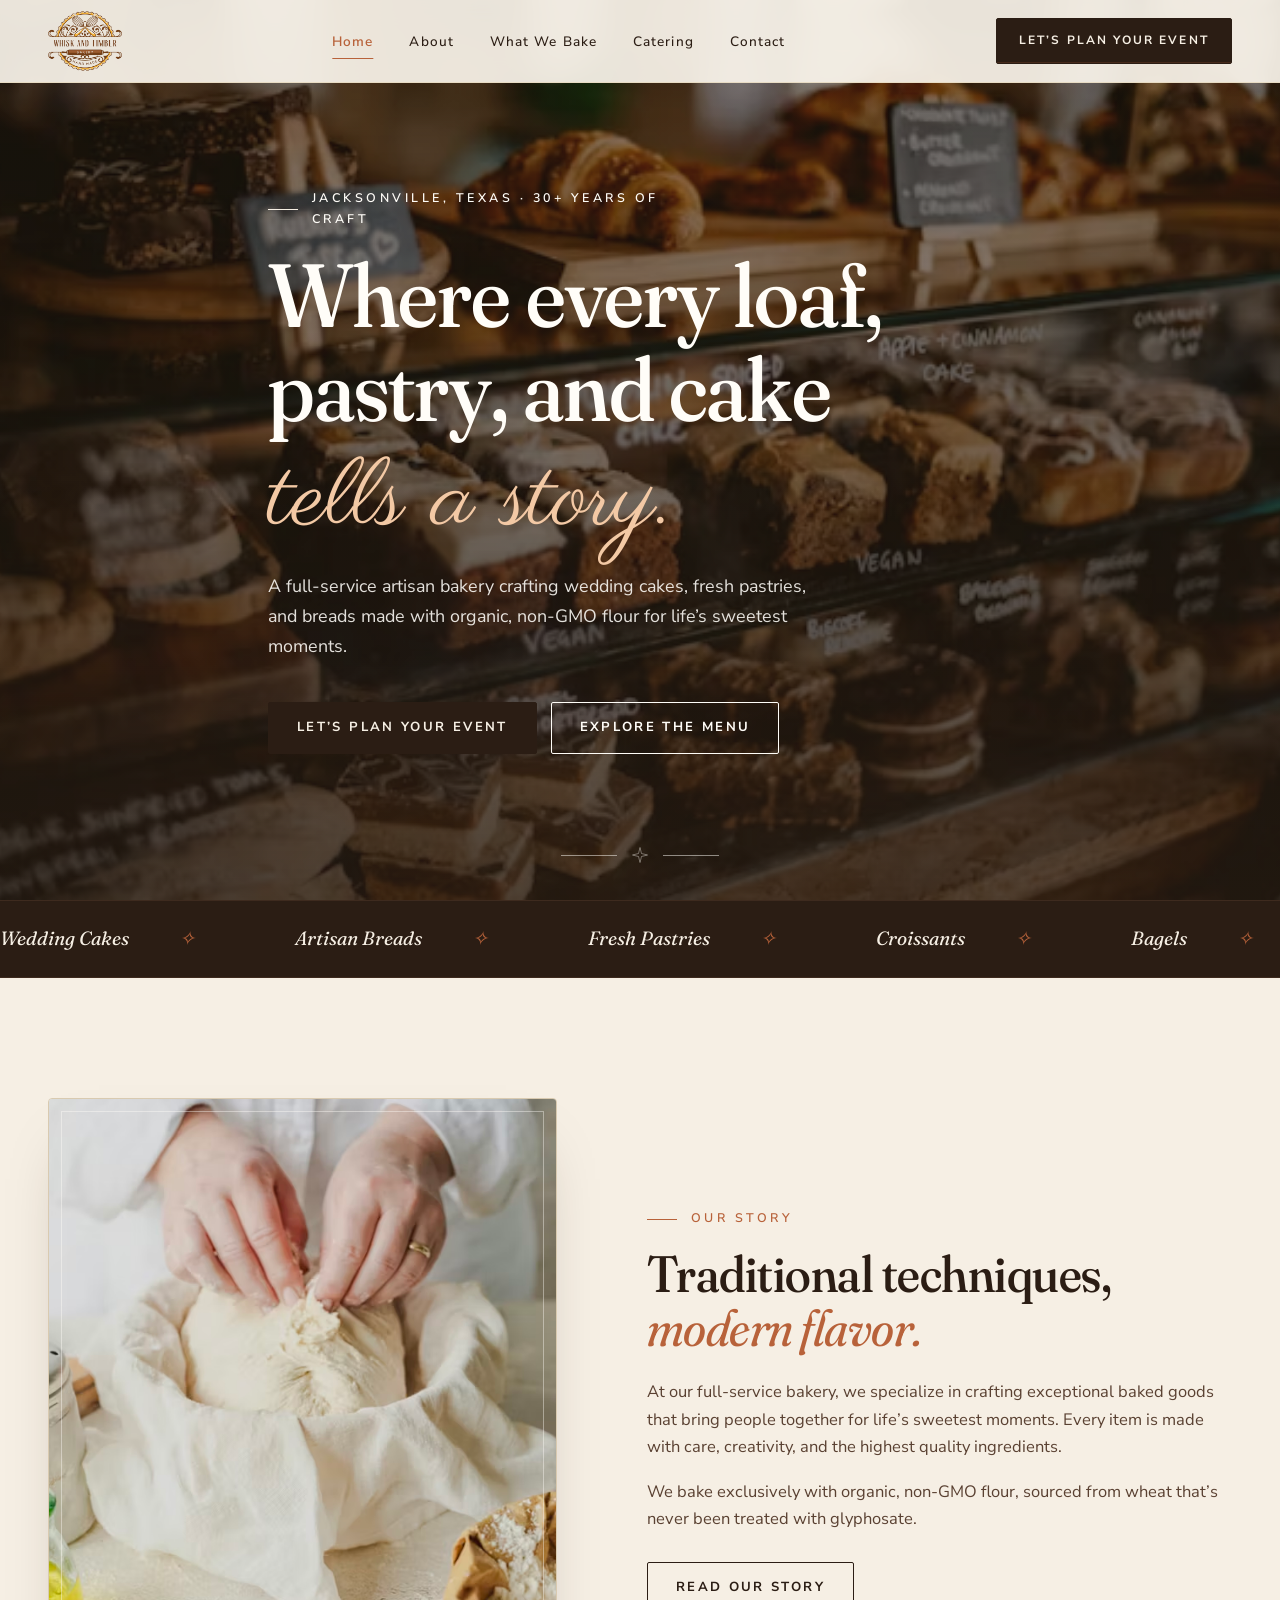
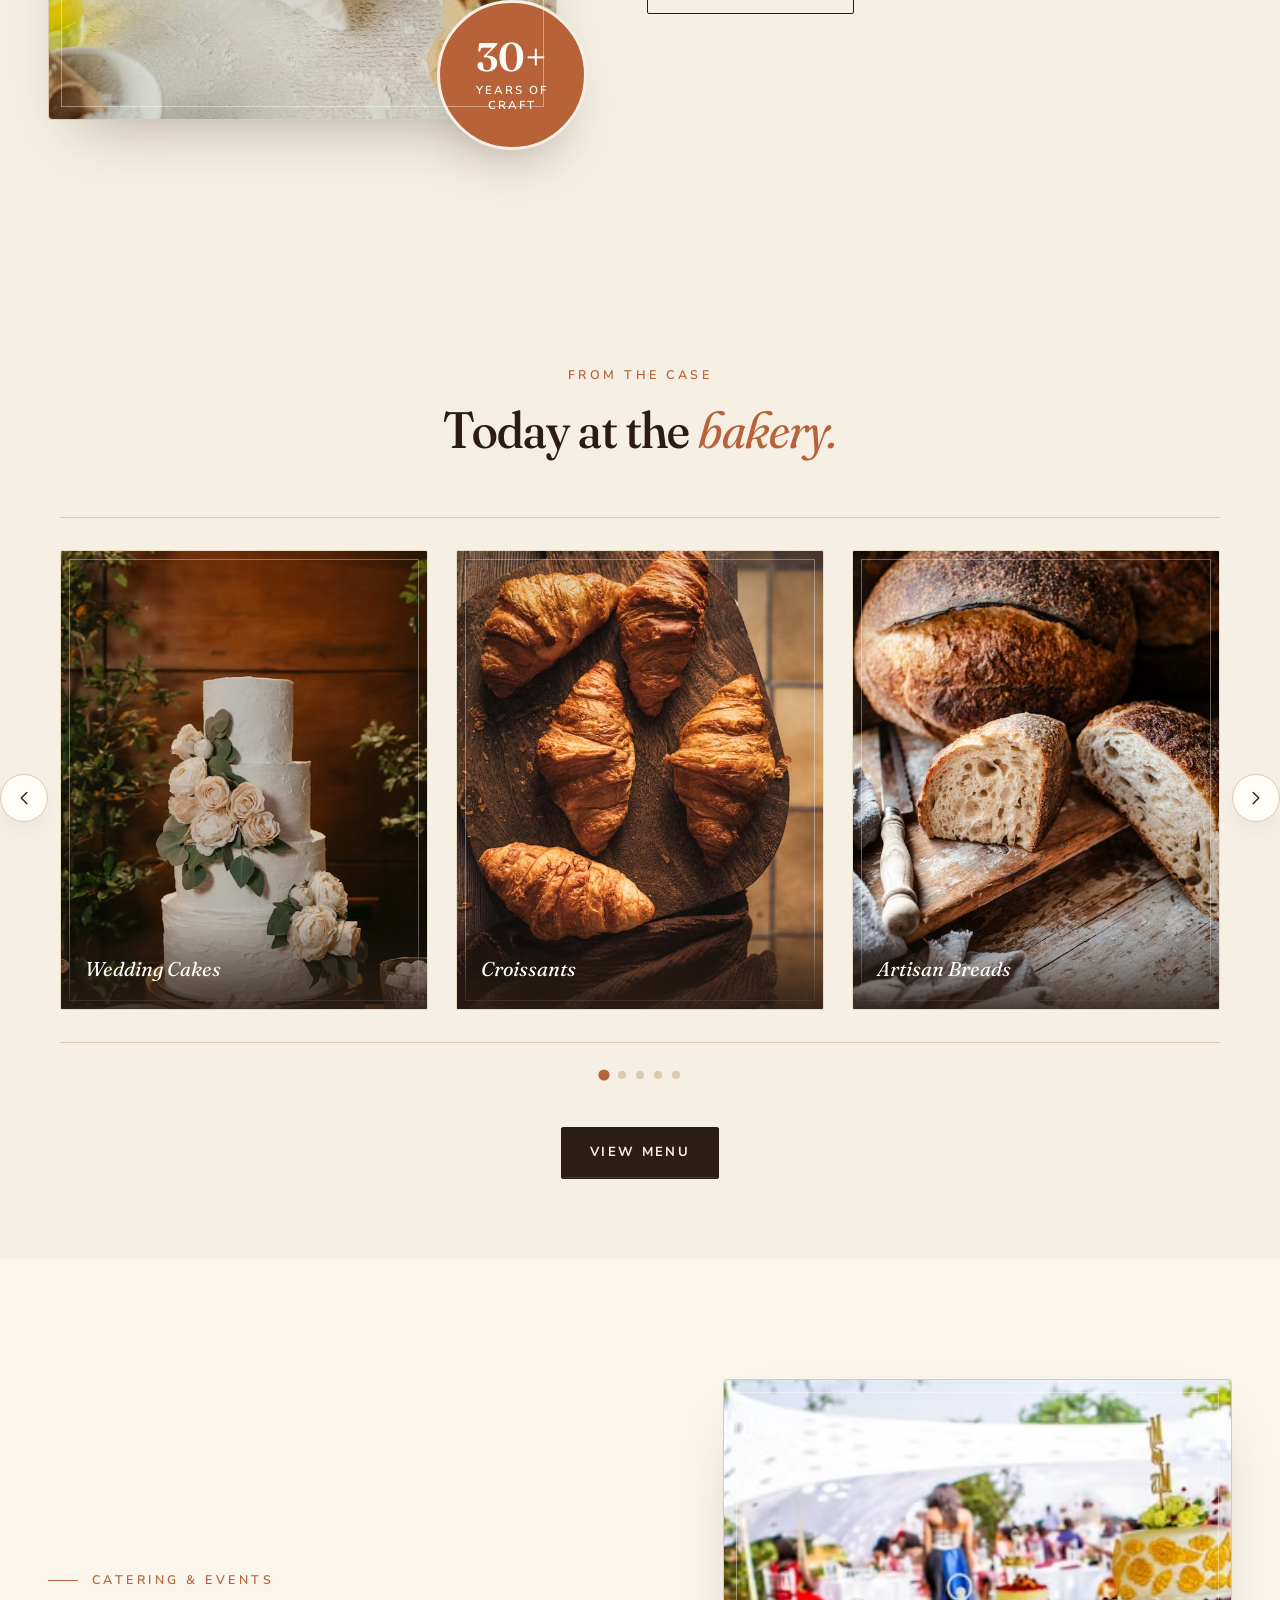
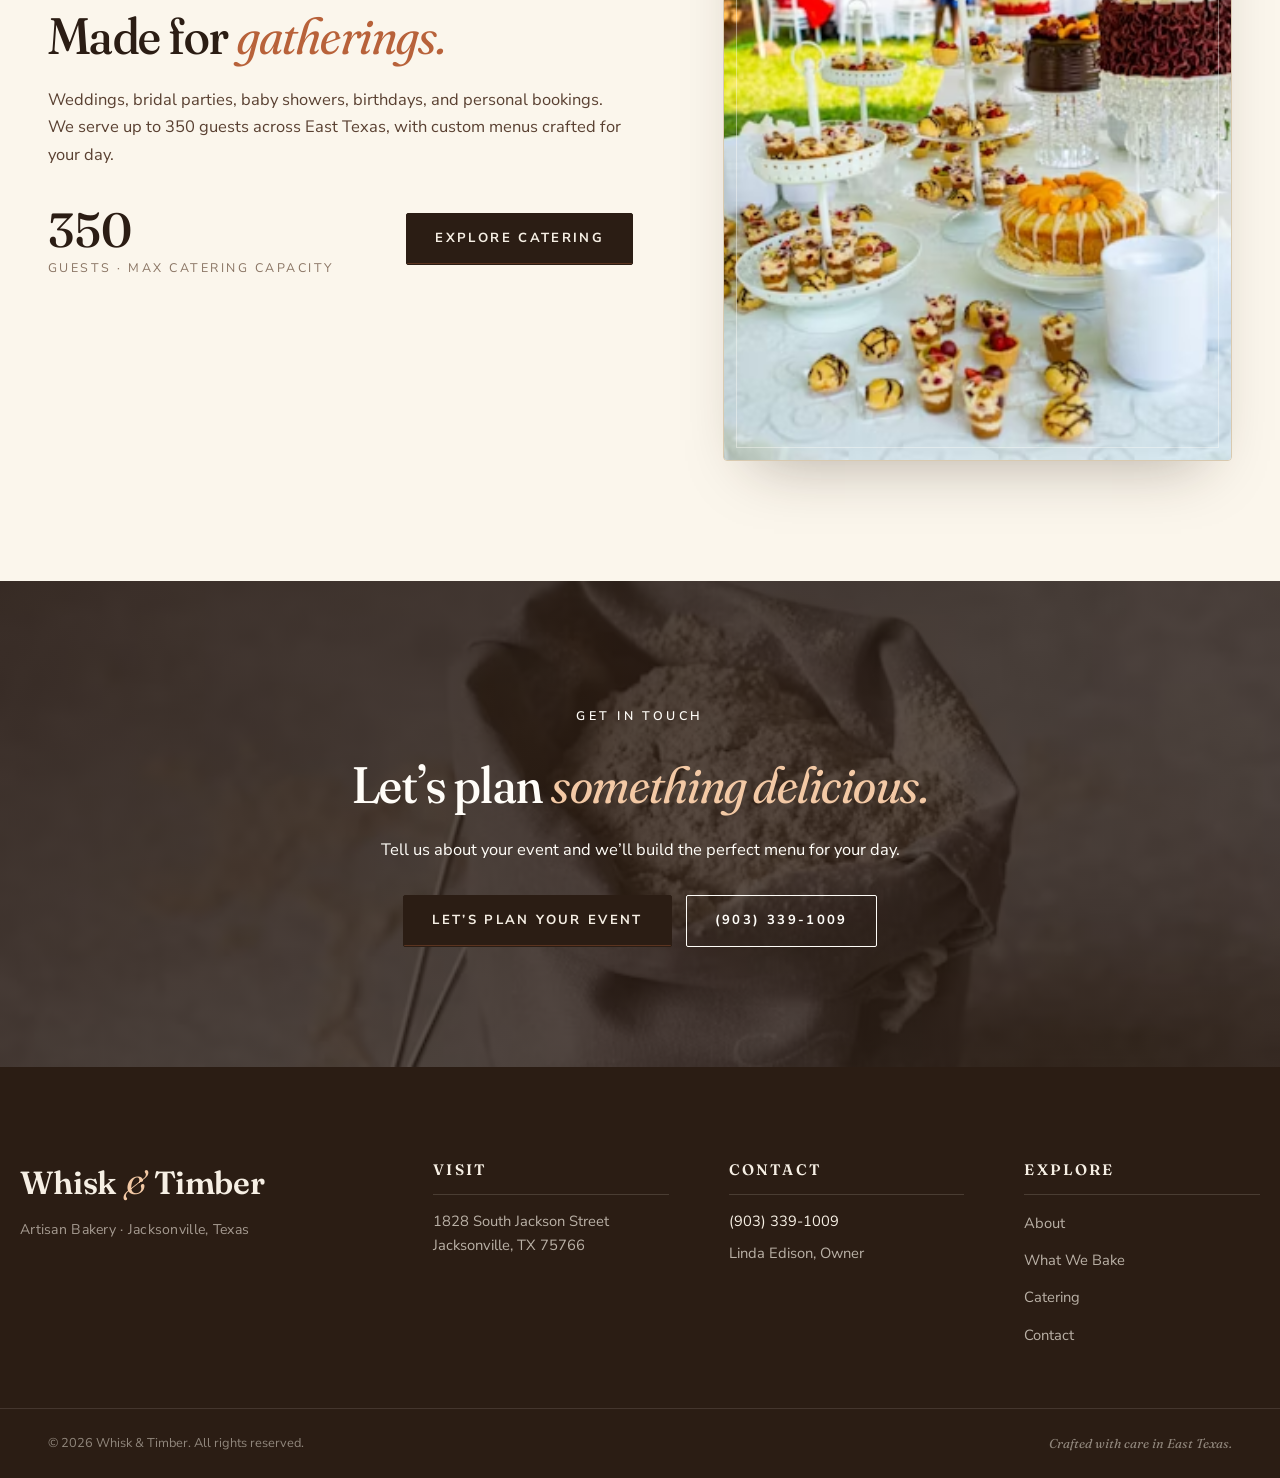
<file: index.html>
<!DOCTYPE html>
<html lang="en">
<head>
  <meta charset="UTF-8" />
  <meta name="viewport" content="width=device-width, initial-scale=1.0" />
  <meta name="description" content="Whisk & Timber is a full-service artisan bakery in Jacksonville, Texas, crafting wedding cakes, fresh pastries, artisan breads, and catering for events up to 350 guests." />
  <title>Whisk & Timber | Artisan Bakery in Jacksonville, Texas</title>

  <link rel="preconnect" href="https://fonts.googleapis.com" />
  <link rel="preconnect" href="https://fonts.gstatic.com" crossorigin />
  <link href="https://fonts.googleapis.com/css2?family=Fraunces:ital,opsz,wght@0,9..144,400;0,9..144,500;0,9..144,600;0,9..144,700;1,9..144,400&family=Nunito+Sans:wght@300;400;500;600;700&family=Parisienne&display=swap" rel="stylesheet" />

  <link rel="stylesheet" href="styles.css" />
</head>
<body data-page="home">

  <!-- ============ SHARED NAV (copy to all pages) ============ -->
  <header class="site-header" id="siteHeader">
    <div class="container nav-inner">
            <a href="index.html" class="brand" aria-label="Whisk and Timber home">
        <img src="assets/logo.png" alt="Whisk & Timber Artisan Bakery" class="brand-logo-img" />
      </a>

      <nav class="primary-nav" aria-label="Primary">
        <ul>
          <li><a href="index.html" data-nav="home">Home</a></li>
          <li><a href="about.html" data-nav="about">About</a></li>
          <li><a href="menu.html" data-nav="menu">What We Bake</a></li>
          <li><a href="catering.html" data-nav="catering">Catering</a></li>
          <li><a href="contact.html" data-nav="contact">Contact</a></li>
        </ul>
      </nav>

      <a href="contact.html" class="btn btn-primary nav-cta">Let&rsquo;s Plan Your Event</a>

      <button class="nav-toggle" id="navToggle" aria-label="Open menu" aria-expanded="false">
        <span></span><span></span><span></span>
      </button>
    </div>

    <div class="mobile-menu" id="mobileMenu" aria-hidden="true">
      <ul>
        <li><a href="index.html" data-nav="home">Home</a></li>
        <li><a href="about.html" data-nav="about">About</a></li>
        <li><a href="menu.html" data-nav="menu">What We Bake</a></li>
        <li><a href="catering.html" data-nav="catering">Catering</a></li>
        <li><a href="contact.html" data-nav="contact">Contact</a></li>
        <li><a href="contact.html" class="btn btn-primary">Let&rsquo;s Plan Your Event</a></li>
      </ul>
    </div>
  </header>
  <!-- ============ END SHARED NAV ============ -->

  <!-- ============ HERO ============ -->
  <section class="hero" id="top">
    <div class="hero-image" style="background-image: url('assets/hero.jpg');"></div>
    <div class="hero-overlay"></div>

    <div class="container hero-content">
      <p class="eyebrow light">Jacksonville, Texas &middot; 30+ Years of Craft</p>
      <h1 class="display">
        Where every loaf, <br />
        pastry, and cake <br />
        <span class="script">tells a story.</span>
      </h1>
      <p class="hero-sub">
        A full-service artisan bakery crafting wedding cakes, fresh pastries,
        and breads made with organic, non-GMO flour for life&rsquo;s
        sweetest moments.
      </p>
      <div class="hero-actions">
        <a href="contact.html" class="btn btn-primary">Let&rsquo;s Plan Your Event</a>
        <a href="menu.html" class="btn btn-ghost light">Explore the Menu</a>
      </div>
    </div>

    <div class="hero-ornament" aria-hidden="true">
      <div class="ornament-line"></div>
      <svg viewBox="0 0 24 24" fill="none" xmlns="http://www.w3.org/2000/svg">
        <path d="M12 2L14 10L22 12L14 14L12 22L10 14L2 12L10 10L12 2Z" stroke="currentColor" stroke-width="1" />
      </svg>
      <div class="ornament-line"></div>
    </div>
  </section>

  <!-- ============ MARQUEE ============ -->
  <div class="marquee" aria-hidden="true">
    <div class="marquee-track">
      <span>Wedding Cakes</span><span class="dot">&#10023;</span>
      <span>Artisan Breads</span><span class="dot">&#10023;</span>
      <span>Fresh Pastries</span><span class="dot">&#10023;</span>
      <span>Croissants</span><span class="dot">&#10023;</span>
      <span>Bagels</span><span class="dot">&#10023;</span>
      <span>Pies</span><span class="dot">&#10023;</span>
      <span>Coffee &amp; Tea</span><span class="dot">&#10023;</span>
      <span>Wedding Cakes</span><span class="dot">&#10023;</span>
      <span>Artisan Breads</span><span class="dot">&#10023;</span>
      <span>Fresh Pastries</span><span class="dot">&#10023;</span>
      <span>Croissants</span><span class="dot">&#10023;</span>
      <span>Bagels</span><span class="dot">&#10023;</span>
      <span>Pies</span><span class="dot">&#10023;</span>
      <span>Coffee &amp; Tea</span><span class="dot">&#10023;</span>
    </div>
  </div>

  <!-- ============ ABOUT TEASER ============ -->
  <section class="about-teaser section">
    <div class="container about-grid">
      <div class="about-image reveal">
        <div class="frame">
          <img src="assets/about.jpg" alt="Baker kneading dough by hand" />
        </div>
        <div class="badge">
          <span class="badge-num">30+</span>
          <span class="badge-label">Years of<br/>Craft</span>
        </div>
      </div>

      <div class="about-copy reveal">
        <p class="eyebrow">Our Story</p>
        <h2 class="display">
          Traditional techniques, <span class="italic">modern flavor.</span>
        </h2>
        <p>
          At our full-service bakery, we specialize in crafting exceptional
          baked goods that bring people together for life&rsquo;s sweetest
          moments. Every item is made with care, creativity, and the highest
          quality ingredients.
        </p>
        <p>
          We bake exclusively with organic, non-GMO flour, sourced from wheat
          that&rsquo;s never been treated with glyphosate.
        </p>
        <a href="about.html" class="btn btn-ghost">Read Our Story</a>
      </div>
    </div>
  </section>

  <!-- ============ CAROUSEL ============ -->
  <section class="carousel-section section">
    <div class="container">
      <div class="section-head">
        <p class="eyebrow">From the Case</p>
        <h2 class="display">
          Today at the <span class="italic">bakery.</span>
        </h2>
      </div>
    </div>

    <div class="carousel" id="carousel" role="region" aria-label="Product carousel">
      <button class="carousel-btn prev" id="carouselPrev" aria-label="Previous slide">
        <svg viewBox="0 0 24 24" fill="none" xmlns="http://www.w3.org/2000/svg">
          <path d="M15 18L9 12L15 6" stroke="currentColor" stroke-width="1.5" stroke-linecap="round" stroke-linejoin="round"/>
        </svg>
      </button>

      <div class="carousel-viewport">
        <ul class="carousel-track" id="carouselTrack">
          <li class="carousel-slide"><img src="assets/product-cakes.jpg" alt="Wedding cake" /><span class="slide-label">Wedding Cakes</span></li>
          <li class="carousel-slide"><img src="assets/product-croissants.jpg" alt="Croissants" /><span class="slide-label">Croissants</span></li>
          <li class="carousel-slide"><img src="assets/product-breads.jpg" alt="Artisan bread" /><span class="slide-label">Artisan Breads</span></li>
          <li class="carousel-slide"><img src="assets/product-pastries.jpg" alt="Fresh pastries" /><span class="slide-label">Fresh Pastries</span></li>
          <li class="carousel-slide"><img src="assets/product-pies.jpg" alt="Fruit pie" /><span class="slide-label">Pies</span></li>
          <li class="carousel-slide"><img src="assets/product-bagels.jpg" alt="Bagels" /><span class="slide-label">Bagels</span></li>
          <li class="carousel-slide"><img src="assets/product-pasta.jpg" alt="Packaged pasta" /><span class="slide-label">Packaged Pasta</span></li>
        </ul>
      </div>

      <button class="carousel-btn next" id="carouselNext" aria-label="Next slide">
        <svg viewBox="0 0 24 24" fill="none" xmlns="http://www.w3.org/2000/svg">
          <path d="M9 6L15 12L9 18" stroke="currentColor" stroke-width="1.5" stroke-linecap="round" stroke-linejoin="round"/>
        </svg>
      </button>

      <div class="carousel-dots" id="carouselDots" aria-hidden="true"></div>
    </div>

    <div class="container carousel-cta">
      <a href="menu.html" class="btn btn-primary">View Menu</a>
    </div>
  </section>

  <!-- ============ CATERING TEASER ============ -->
  <section class="catering-teaser section">
    <div class="container catering-grid">
      <div class="catering-copy reveal">
        <p class="eyebrow">Catering &amp; Events</p>
        <h2 class="display">
          Made for <span class="italic">gatherings.</span>
        </h2>
        <p>
          Weddings, bridal parties, baby showers, birthdays, and personal
          bookings. We serve up to 350 guests across East Texas, with custom
          menus crafted for your day.
        </p>
        <div class="catering-cta">
          <div class="stat">
            <span class="stat-num">350</span>
            <span class="stat-label">Guests &middot; max catering capacity</span>
          </div>
          <a href="catering.html" class="btn btn-primary">Explore Catering</a>
        </div>
      </div>

      <div class="catering-image reveal">
        <div class="frame">
          <img src="assets/catering.jpg" alt="Elegant dessert table for an event" />
        </div>
      </div>
    </div>
  </section>

  <!-- ============ CONTACT CTA STRIP ============ -->
  <section class="cta-strip">
    <div class="cta-bg" style="background-image: url('assets/ingredients.jpg');"></div>
    <div class="cta-overlay"></div>
    <div class="container cta-content">
      <p class="eyebrow light">Get in Touch</p>
      <h2 class="display light">
        Let&rsquo;s plan <span class="italic">something delicious.</span>
      </h2>
      <p class="light">
        Tell us about your event and we&rsquo;ll build the perfect menu for
        your day.
      </p>
      <div class="cta-actions">
        <a href="contact.html" class="btn btn-primary">Let&rsquo;s Plan Your Event</a>
        <a href="tel:+19033391009" class="btn btn-ghost light">(903) 339-1009</a>
      </div>
    </div>
  </section>

  <!-- ============ SHARED FOOTER (copy to all pages) ============ -->
  <footer class="site-footer">
    <div class="container footer-inner">
      <div class="footer-brand">
        <span class="brand-name">Whisk <span class="amp">&amp;</span> Timber</span>
        <p class="footer-tag">Artisan Bakery &middot; Jacksonville, Texas</p>
      </div>

      <div class="footer-col">
        <h5>Visit</h5>
        <p>1828 South Jackson Street<br/>Jacksonville, TX 75766</p>
      </div>

      <div class="footer-col">
        <h5>Contact</h5>
        <p><a href="tel:+19033391009">(903) 339-1009</a></p>
        <p>Linda Edison, Owner</p>
      </div>

      <div class="footer-col">
        <h5>Explore</h5>
        <ul class="footer-links">
          <li><a href="about.html">About</a></li>
          <li><a href="menu.html">What We Bake</a></li>
          <li><a href="catering.html">Catering</a></li>
          <li><a href="contact.html">Contact</a></li>
        </ul>
      </div>
    </div>

    <div class="footer-base">
      <div class="container">
        <p>&copy; <span id="year"></span> Whisk &amp; Timber. All rights reserved.</p>
        <p class="credit">Crafted with care in East Texas.</p>
      </div>
    </div>
  </footer>
  <!-- ============ END SHARED FOOTER ============ -->

  <script src="script.js"></script>
</body>
</html>
</file>
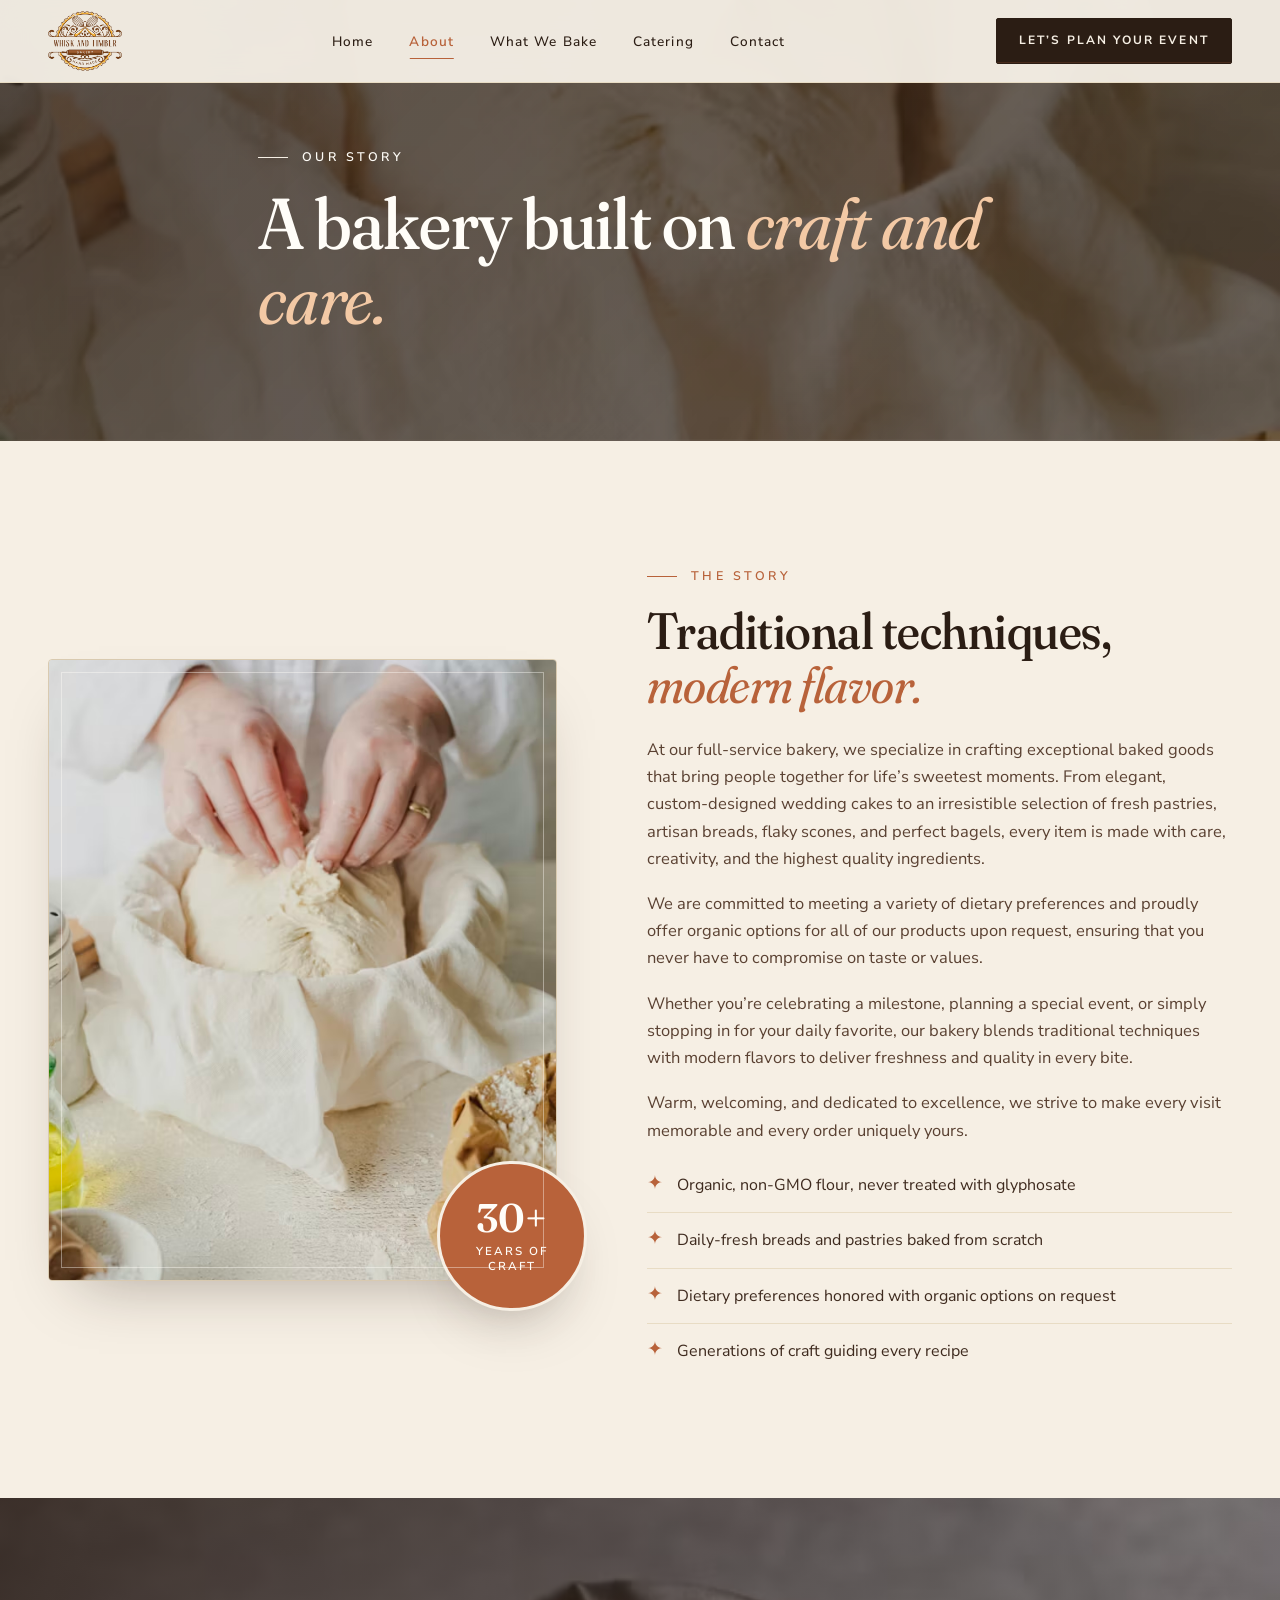
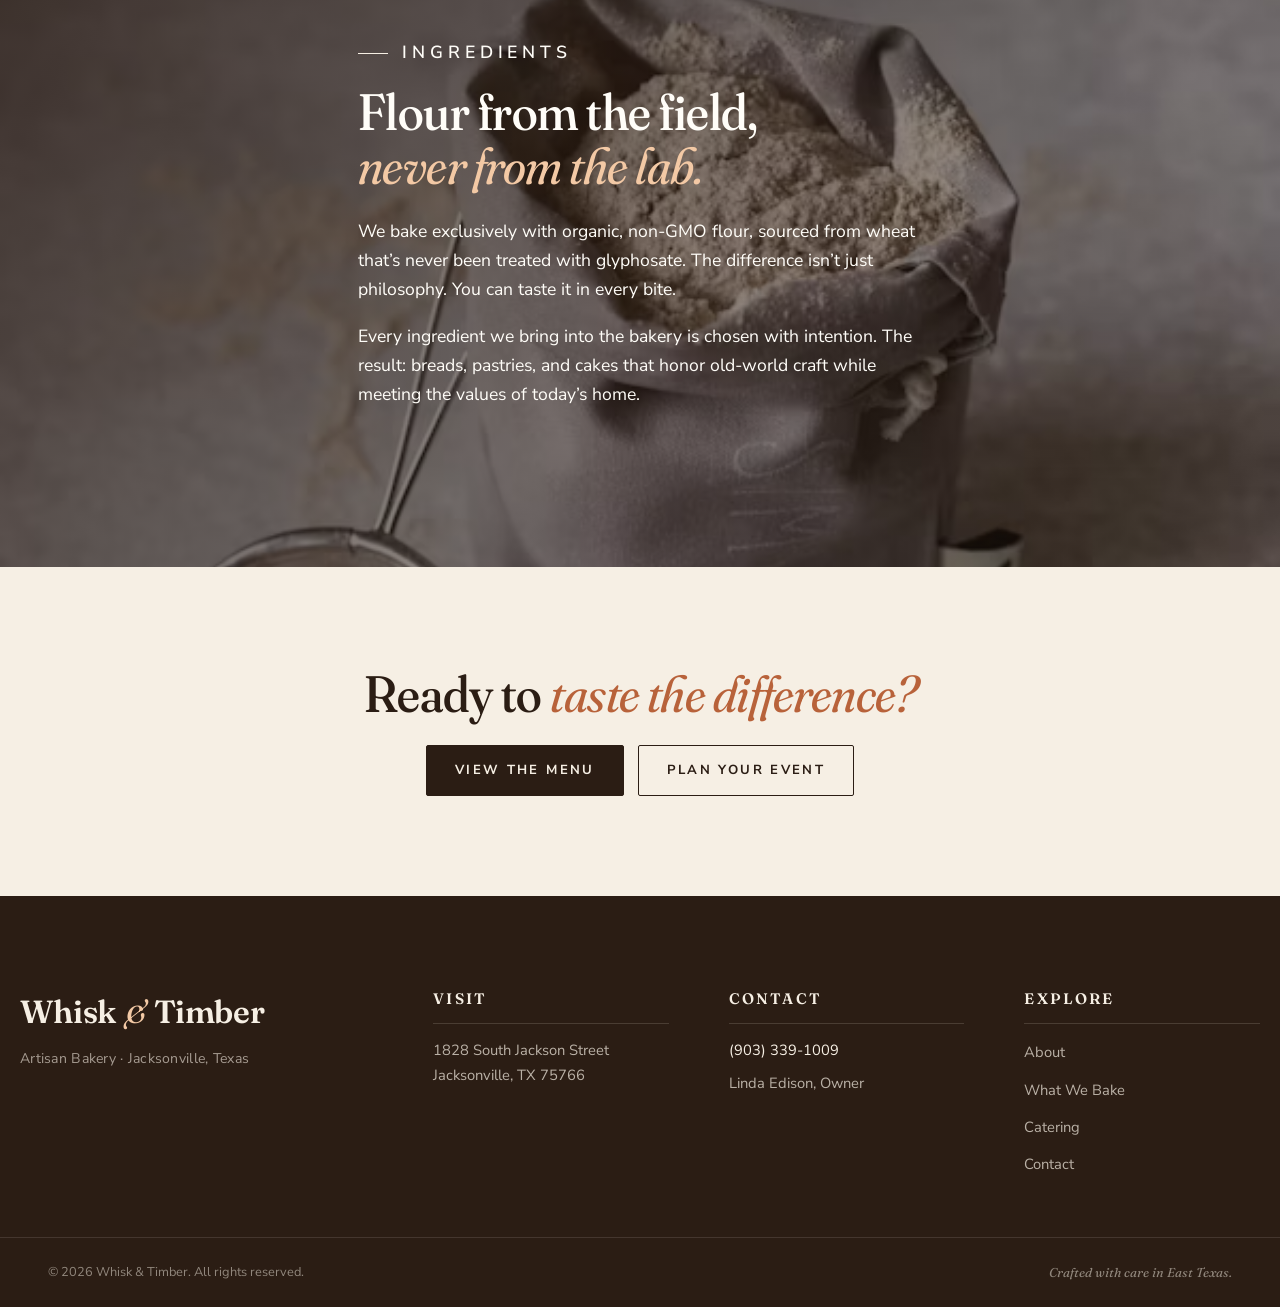
<file: about.html>
<!DOCTYPE html>
<html lang="en">
<head>
  <meta charset="UTF-8" />
  <meta name="viewport" content="width=device-width, initial-scale=1.0" />
  <meta name="description" content="Learn about Whisk & Timber, an artisan bakery in Jacksonville, Texas with 30+ years of craft, using organic non-GMO flour and traditional techniques." />
  <title>About | Whisk & Timber Artisan Bakery</title>

  <link rel="preconnect" href="https://fonts.googleapis.com" />
  <link rel="preconnect" href="https://fonts.gstatic.com" crossorigin />
  <link href="https://fonts.googleapis.com/css2?family=Fraunces:ital,opsz,wght@0,9..144,400;0,9..144,500;0,9..144,600;0,9..144,700;1,9..144,400&family=Nunito+Sans:wght@300;400;500;600;700&family=Parisienne&display=swap" rel="stylesheet" />

  <link rel="stylesheet" href="styles.css" />
</head>
<body data-page="about">

  <!-- ============ SHARED NAV (copy to all pages) ============ -->
  <header class="site-header" id="siteHeader">
    <div class="container nav-inner">
            <a href="index.html" class="brand" aria-label="Whisk and Timber home">
        <img src="assets/logo.png" alt="Whisk & Timber Artisan Bakery" class="brand-logo-img" />
      </a>

      <nav class="primary-nav" aria-label="Primary">
        <ul>
          <li><a href="index.html" data-nav="home">Home</a></li>
          <li><a href="about.html" data-nav="about">About</a></li>
          <li><a href="menu.html" data-nav="menu">What We Bake</a></li>
          <li><a href="catering.html" data-nav="catering">Catering</a></li>
          <li><a href="contact.html" data-nav="contact">Contact</a></li>
        </ul>
      </nav>

      <a href="contact.html" class="btn btn-primary nav-cta">Let&rsquo;s Plan Your Event</a>

      <button class="nav-toggle" id="navToggle" aria-label="Open menu" aria-expanded="false">
        <span></span><span></span><span></span>
      </button>
    </div>

    <div class="mobile-menu" id="mobileMenu" aria-hidden="true">
      <ul>
        <li><a href="index.html" data-nav="home">Home</a></li>
        <li><a href="about.html" data-nav="about">About</a></li>
        <li><a href="menu.html" data-nav="menu">What We Bake</a></li>
        <li><a href="catering.html" data-nav="catering">Catering</a></li>
        <li><a href="contact.html" data-nav="contact">Contact</a></li>
        <li><a href="contact.html" class="btn btn-primary">Let&rsquo;s Plan Your Event</a></li>
      </ul>
    </div>
  </header>
  <!-- ============ END SHARED NAV ============ -->

  <!-- ============ PAGE HEADER ============ -->
  <section class="page-header">
    <div class="page-header-bg" style="background-image: url('assets/about.jpg');"></div>
    <div class="page-header-overlay"></div>
    <div class="container page-header-content">
      <p class="eyebrow light">Our Story</p>
      <h1 class="display light">
        A bakery built on <span class="italic">craft and care.</span>
      </h1>
    </div>
  </section>

  <!-- ============ STORY ============ -->
  <section class="about-section section">
    <div class="container about-grid">
      <div class="about-image reveal">
        <div class="frame">
          <img src="assets/about.jpg" alt="Baker kneading dough by hand" />
        </div>
        <div class="badge">
          <span class="badge-num">30+</span>
          <span class="badge-label">Years of<br/>Craft</span>
        </div>
      </div>

      <div class="about-copy reveal">
        <p class="eyebrow">The Story</p>
        <h2 class="display">
          Traditional techniques, <span class="italic">modern flavor.</span>
        </h2>
        <p>
          At our full-service bakery, we specialize in crafting exceptional
          baked goods that bring people together for life&rsquo;s sweetest
          moments. From elegant, custom-designed wedding cakes to an
          irresistible selection of fresh pastries, artisan breads, flaky
          scones, and perfect bagels, every item is made with care,
          creativity, and the highest quality ingredients.
        </p>
        <p>
          We are committed to meeting a variety of dietary preferences and
          proudly offer organic options for all of our products upon request,
          ensuring that you never have to compromise on taste or values.
        </p>
        <p>
          Whether you&rsquo;re celebrating a milestone, planning a special
          event, or simply stopping in for your daily favorite, our bakery
          blends traditional techniques with modern flavors to deliver
          freshness and quality in every bite.
        </p>
        <p>
          Warm, welcoming, and dedicated to excellence, we strive to make
          every visit memorable and every order uniquely yours.
        </p>

        <ul class="feature-list">
          <li>
            <span class="tick" aria-hidden="true">&#10022;</span>
            Organic, non-GMO flour, never treated with glyphosate
          </li>
          <li>
            <span class="tick" aria-hidden="true">&#10022;</span>
            Daily-fresh breads and pastries baked from scratch
          </li>
          <li>
            <span class="tick" aria-hidden="true">&#10022;</span>
            Dietary preferences honored with organic options on request
          </li>
          <li>
            <span class="tick" aria-hidden="true">&#10022;</span>
            Generations of craft guiding every recipe
          </li>
        </ul>
      </div>
    </div>
  </section>

  <!-- ============ INGREDIENTS / QUALITY ============ -->
  <section class="quality section">
    <div class="quality-image" style="background-image: url('assets/ingredients.jpg');"></div>
    <div class="quality-overlay"></div>
    <div class="container quality-content">
      <p class="eyebrow light">Ingredients</p>
      <h2 class="display light">
        Flour from the field, <br/><span class="italic">never from the lab.</span>
      </h2>
      <p class="light">
        We bake exclusively with organic, non-GMO flour, sourced from
        wheat that&rsquo;s never been treated with glyphosate. The difference
        isn&rsquo;t just philosophy. You can taste it in every bite.
      </p>
      <p class="light">
        Every ingredient we bring into the bakery is chosen with intention.
        The result: breads, pastries, and cakes that honor old-world craft
        while meeting the values of today&rsquo;s home.
      </p>
    </div>
  </section>

  <!-- ============ CTA STRIP ============ -->
  <section class="cta-strip simple">
    <div class="container cta-content">
      <h2 class="display">
        Ready to <span class="italic">taste the difference?</span>
      </h2>
      <div class="cta-actions">
        <a href="menu.html" class="btn btn-primary">View the Menu</a>
        <a href="contact.html" class="btn btn-ghost">Plan Your Event</a>
      </div>
    </div>
  </section>

  <!-- ============ SHARED FOOTER (copy to all pages) ============ -->
  <footer class="site-footer">
    <div class="container footer-inner">
      <div class="footer-brand">
        <span class="brand-name">Whisk <span class="amp">&amp;</span> Timber</span>
        <p class="footer-tag">Artisan Bakery &middot; Jacksonville, Texas</p>
      </div>

      <div class="footer-col">
        <h5>Visit</h5>
        <p>1828 South Jackson Street<br/>Jacksonville, TX 75766</p>
      </div>

      <div class="footer-col">
        <h5>Contact</h5>
        <p><a href="tel:+19033391009">(903) 339-1009</a></p>
        <p>Linda Edison, Owner</p>
      </div>

      <div class="footer-col">
        <h5>Explore</h5>
        <ul class="footer-links">
          <li><a href="about.html">About</a></li>
          <li><a href="menu.html">What We Bake</a></li>
          <li><a href="catering.html">Catering</a></li>
          <li><a href="contact.html">Contact</a></li>
        </ul>
      </div>
    </div>

    <div class="footer-base">
      <div class="container">
        <p>&copy; <span id="year"></span> Whisk &amp; Timber. All rights reserved.</p>
        <p class="credit">Crafted with care in East Texas.</p>
      </div>
    </div>
  </footer>
  <!-- ============ END SHARED FOOTER ============ -->

  <script src="script.js"></script>
</body>
</html>
</file>
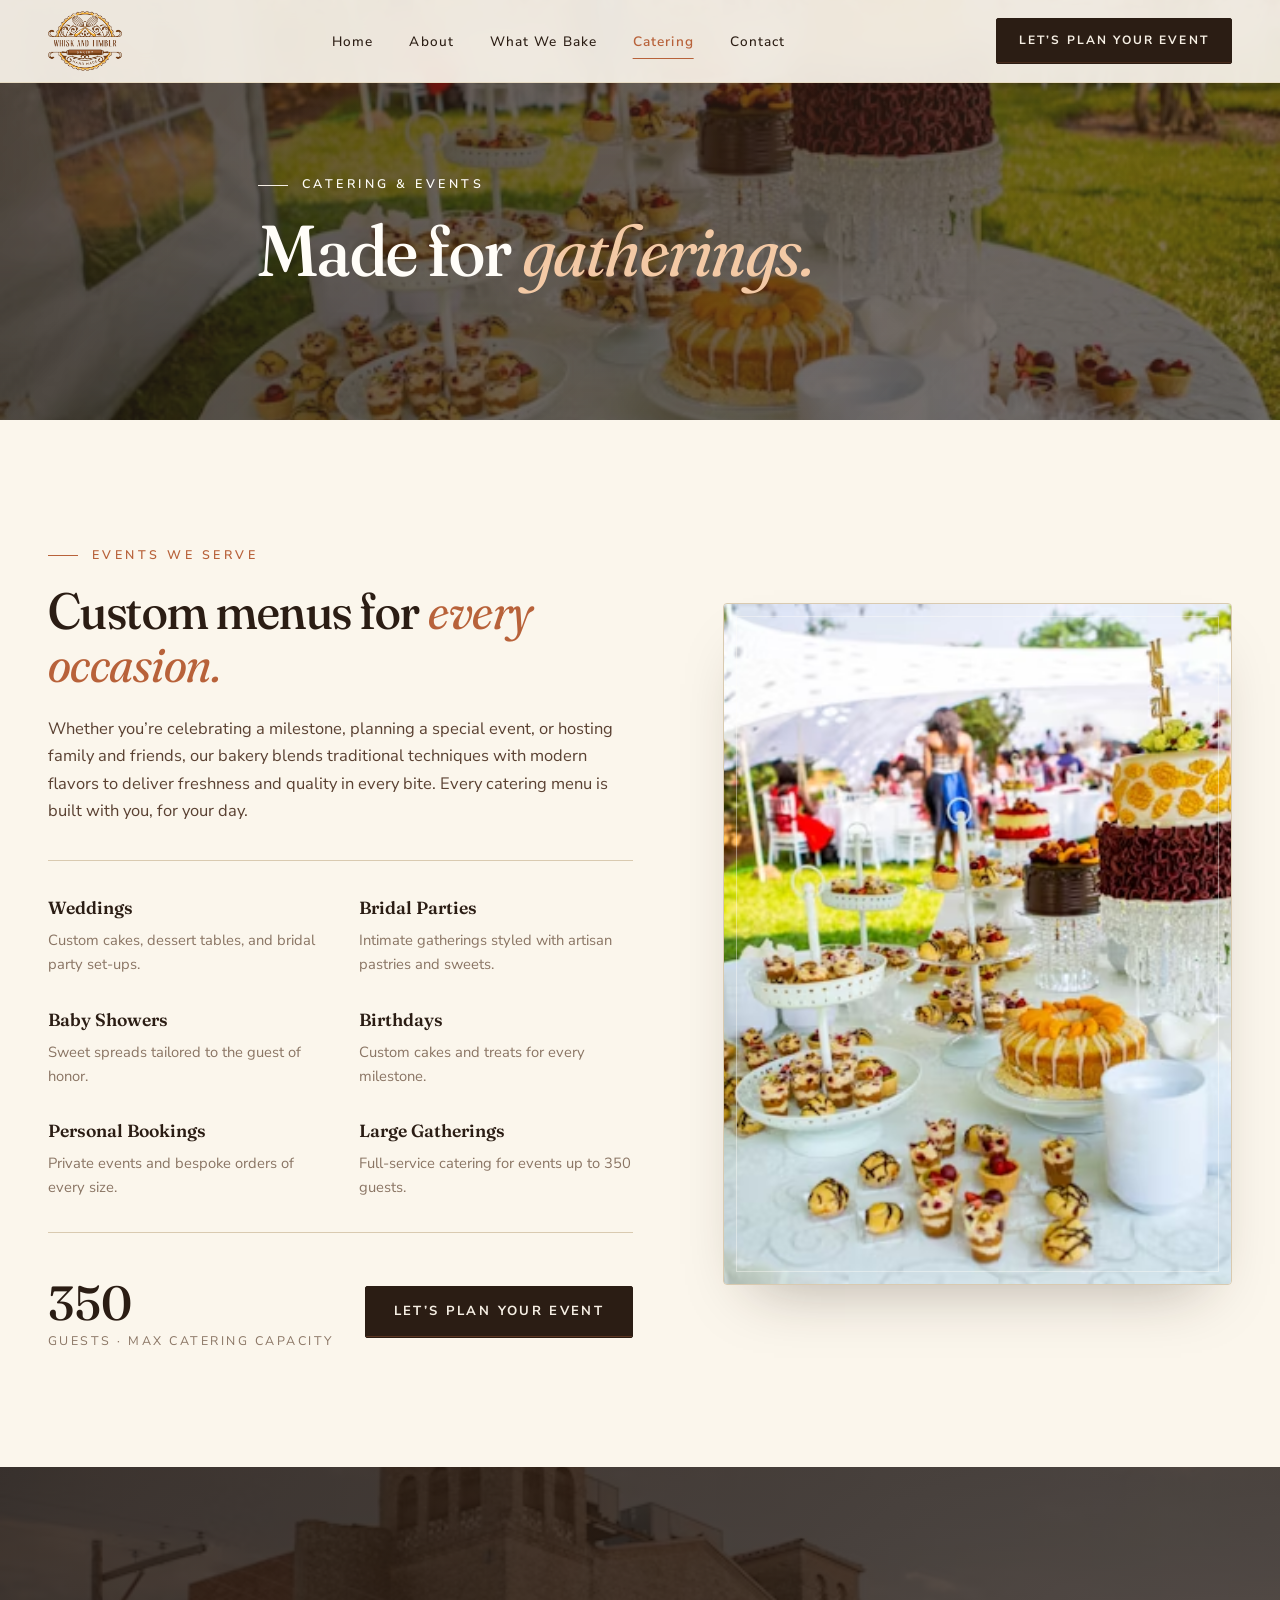
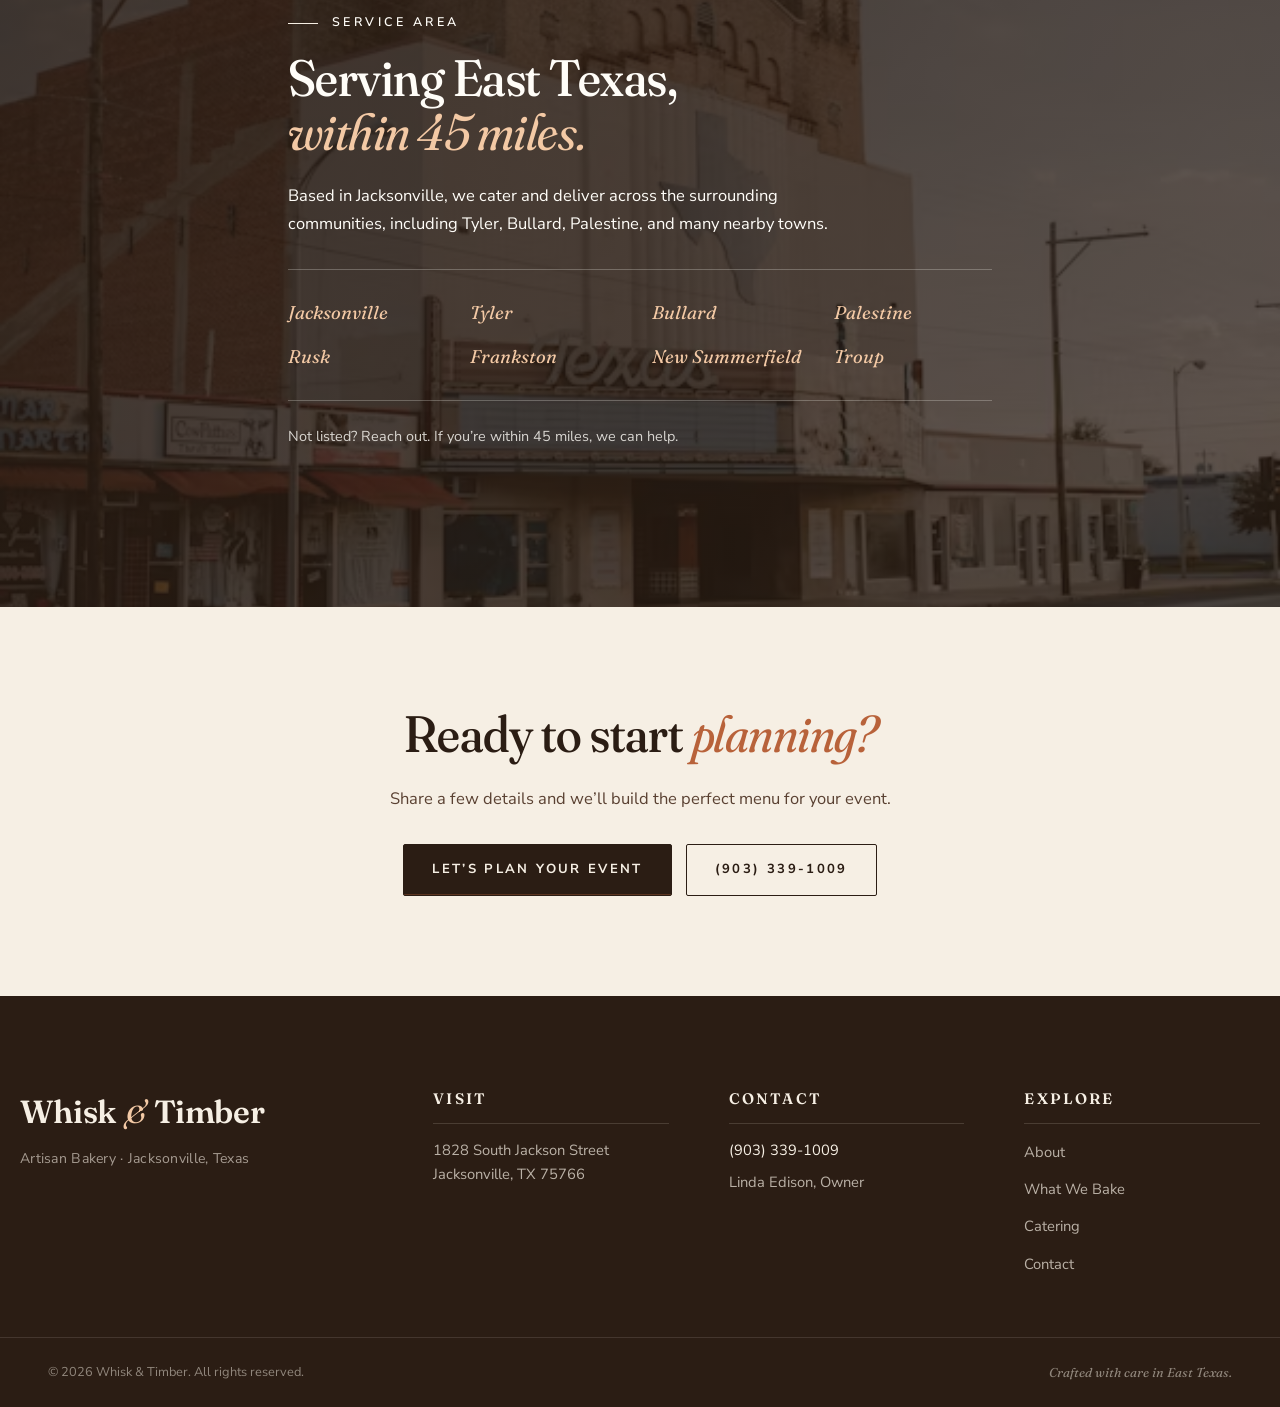
<file: catering.html>
<!DOCTYPE html>
<html lang="en">
<head>
  <meta charset="UTF-8" />
  <meta name="viewport" content="width=device-width, initial-scale=1.0" />
  <meta name="description" content="Catering for weddings, bridal parties, baby showers, and events up to 350 guests across East Texas from Whisk & Timber in Jacksonville." />
  <title>Catering & Events | Whisk & Timber</title>

  <link rel="preconnect" href="https://fonts.googleapis.com" />
  <link rel="preconnect" href="https://fonts.gstatic.com" crossorigin />
  <link href="https://fonts.googleapis.com/css2?family=Fraunces:ital,opsz,wght@0,9..144,400;0,9..144,500;0,9..144,600;0,9..144,700;1,9..144,400&family=Nunito+Sans:wght@300;400;500;600;700&family=Parisienne&display=swap" rel="stylesheet" />

  <link rel="stylesheet" href="styles.css" />
</head>
<body data-page="catering">

  <!-- ============ SHARED NAV (copy to all pages) ============ -->
  <header class="site-header" id="siteHeader">
    <div class="container nav-inner">
            <a href="index.html" class="brand" aria-label="Whisk and Timber home">
        <img src="assets/logo.png" alt="Whisk & Timber Artisan Bakery" class="brand-logo-img" />
      </a>

      <nav class="primary-nav" aria-label="Primary">
        <ul>
          <li><a href="index.html" data-nav="home">Home</a></li>
          <li><a href="about.html" data-nav="about">About</a></li>
          <li><a href="menu.html" data-nav="menu">What We Bake</a></li>
          <li><a href="catering.html" data-nav="catering">Catering</a></li>
          <li><a href="contact.html" data-nav="contact">Contact</a></li>
        </ul>
      </nav>

      <a href="contact.html" class="btn btn-primary nav-cta">Let&rsquo;s Plan Your Event</a>

      <button class="nav-toggle" id="navToggle" aria-label="Open menu" aria-expanded="false">
        <span></span><span></span><span></span>
      </button>
    </div>

    <div class="mobile-menu" id="mobileMenu" aria-hidden="true">
      <ul>
        <li><a href="index.html" data-nav="home">Home</a></li>
        <li><a href="about.html" data-nav="about">About</a></li>
        <li><a href="menu.html" data-nav="menu">What We Bake</a></li>
        <li><a href="catering.html" data-nav="catering">Catering</a></li>
        <li><a href="contact.html" data-nav="contact">Contact</a></li>
        <li><a href="contact.html" class="btn btn-primary">Let&rsquo;s Plan Your Event</a></li>
      </ul>
    </div>
  </header>
  <!-- ============ END SHARED NAV ============ -->

  <!-- ============ PAGE HEADER ============ -->
  <section class="page-header">
    <div class="page-header-bg" style="background-image: url('assets/catering.jpg');"></div>
    <div class="page-header-overlay"></div>
    <div class="container page-header-content">
      <p class="eyebrow light">Catering &amp; Events</p>
      <h1 class="display light">
        Made for <span class="italic">gatherings.</span>
      </h1>
    </div>
  </section>

  <!-- ============ CATERING DETAILS ============ -->
  <section class="catering section">
    <div class="container catering-grid">
      <div class="catering-copy reveal">
        <p class="eyebrow">Events We Serve</p>
        <h2 class="display">
          Custom menus for <span class="italic">every occasion.</span>
        </h2>
        <p>
          Whether you&rsquo;re celebrating a milestone, planning a special
          event, or hosting family and friends, our bakery blends traditional
          techniques with modern flavors to deliver freshness and quality in
          every bite. Every catering menu is built with you, for your day.
        </p>

        <div class="catering-grid-inner">
          <div class="catering-item">
            <h4>Weddings</h4>
            <p>Custom cakes, dessert tables, and bridal party set-ups.</p>
          </div>
          <div class="catering-item">
            <h4>Bridal Parties</h4>
            <p>Intimate gatherings styled with artisan pastries and sweets.</p>
          </div>
          <div class="catering-item">
            <h4>Baby Showers</h4>
            <p>Sweet spreads tailored to the guest of honor.</p>
          </div>
          <div class="catering-item">
            <h4>Birthdays</h4>
            <p>Custom cakes and treats for every milestone.</p>
          </div>
          <div class="catering-item">
            <h4>Personal Bookings</h4>
            <p>Private events and bespoke orders of every size.</p>
          </div>
          <div class="catering-item">
            <h4>Large Gatherings</h4>
            <p>Full-service catering for events up to 350 guests.</p>
          </div>
        </div>

        <div class="catering-cta">
          <div class="stat">
            <span class="stat-num">350</span>
            <span class="stat-label">Guests &middot; max catering capacity</span>
          </div>
          <a href="contact.html" class="btn btn-primary">Let&rsquo;s Plan Your Event</a>
        </div>
      </div>

      <div class="catering-image reveal">
        <div class="frame">
          <img src="assets/catering.jpg" alt="Elegant dessert table for an event" />
        </div>
      </div>
    </div>
  </section>

  <!-- ============ SERVICE AREA ============ -->
  <section class="service-area section">
    <div class="service-bg" style="background-image: url('assets/service-area.jpg');"></div>
    <div class="service-overlay"></div>
    <div class="container service-content">
      <p class="eyebrow light">Service Area</p>
      <h2 class="display light">
        Serving East Texas, <br/><span class="italic">within 45 miles.</span>
      </h2>
      <p class="light">
        Based in Jacksonville, we cater and deliver across the surrounding
        communities, including Tyler, Bullard, Palestine, and many nearby
        towns.
      </p>

      <ul class="city-list">
        <li>Jacksonville</li>
        <li>Tyler</li>
        <li>Bullard</li>
        <li>Palestine</li>
        <li>Rusk</li>
        <li>Frankston</li>
        <li>New Summerfield</li>
        <li>Troup</li>
      </ul>

      <p class="light small">
        Not listed? Reach out. If you&rsquo;re within 45 miles, we can help.
      </p>
    </div>
  </section>

  <!-- ============ CTA STRIP ============ -->
  <section class="cta-strip simple">
    <div class="container cta-content">
      <h2 class="display">
        Ready to start <span class="italic">planning?</span>
      </h2>
      <p>
        Share a few details and we&rsquo;ll build the perfect menu for your
        event.
      </p>
      <div class="cta-actions">
        <a href="contact.html" class="btn btn-primary">Let&rsquo;s Plan Your Event</a>
        <a href="tel:+19033391009" class="btn btn-ghost">(903) 339-1009</a>
      </div>
    </div>
  </section>

  <!-- ============ SHARED FOOTER (copy to all pages) ============ -->
  <footer class="site-footer">
    <div class="container footer-inner">
      <div class="footer-brand">
        <span class="brand-name">Whisk <span class="amp">&amp;</span> Timber</span>
        <p class="footer-tag">Artisan Bakery &middot; Jacksonville, Texas</p>
      </div>

      <div class="footer-col">
        <h5>Visit</h5>
        <p>1828 South Jackson Street<br/>Jacksonville, TX 75766</p>
      </div>

      <div class="footer-col">
        <h5>Contact</h5>
        <p><a href="tel:+19033391009">(903) 339-1009</a></p>
        <p>Linda Edison, Owner</p>
      </div>

      <div class="footer-col">
        <h5>Explore</h5>
        <ul class="footer-links">
          <li><a href="about.html">About</a></li>
          <li><a href="menu.html">What We Bake</a></li>
          <li><a href="catering.html">Catering</a></li>
          <li><a href="contact.html">Contact</a></li>
        </ul>
      </div>
    </div>

    <div class="footer-base">
      <div class="container">
        <p>&copy; <span id="year"></span> Whisk &amp; Timber. All rights reserved.</p>
        <p class="credit">Crafted with care in East Texas.</p>
      </div>
    </div>
  </footer>
  <!-- ============ END SHARED FOOTER ============ -->

  <script src="script.js"></script>
</body>
</html>
</file>
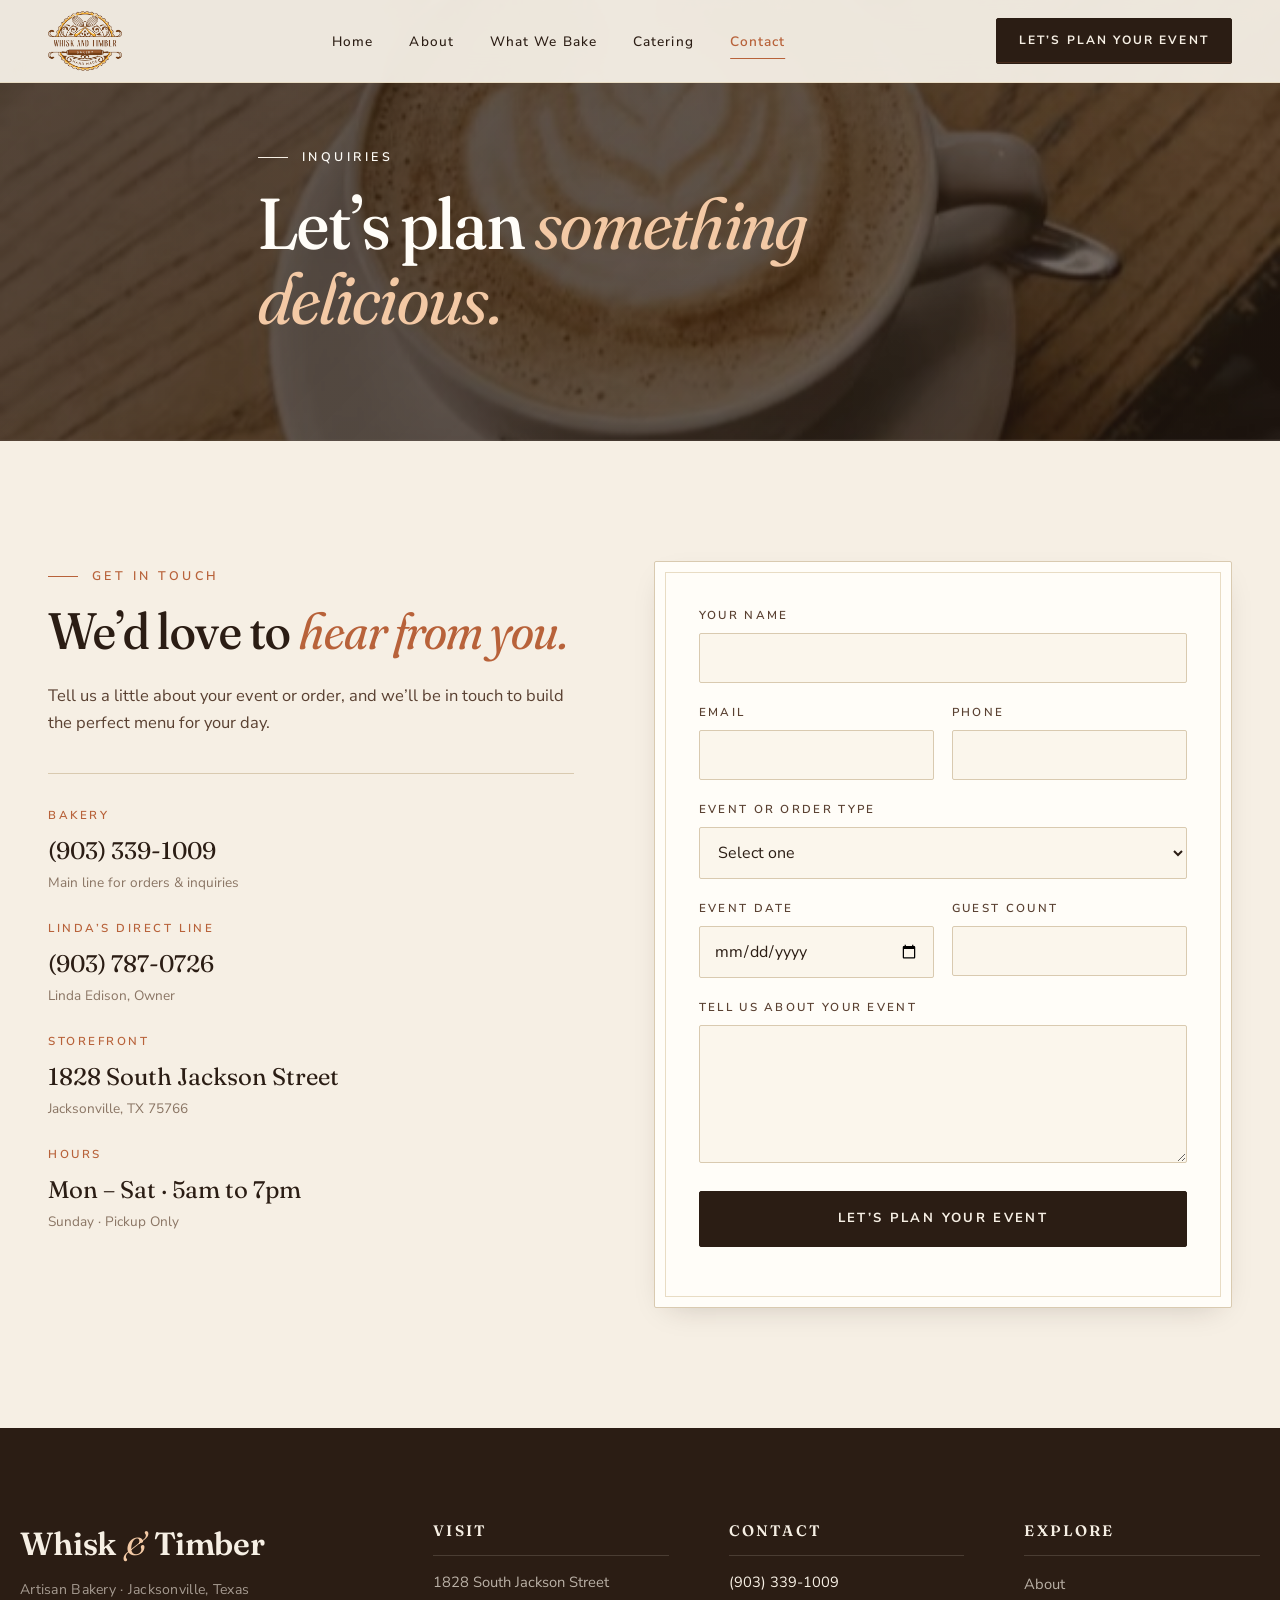
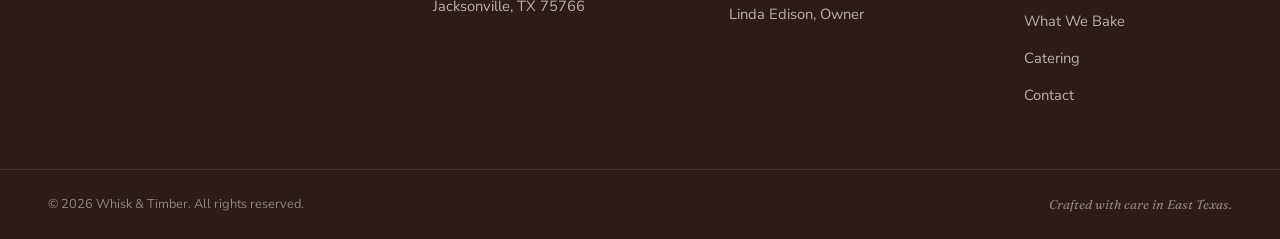
<file: contact.html>
<!DOCTYPE html>
<html lang="en">
<head>
  <meta charset="UTF-8" />
  <meta name="viewport" content="width=device-width, initial-scale=1.0" />
  <meta name="description" content="Contact Whisk & Timber to plan your event. Call the bakery at (903) 339-1009 or submit an inquiry online." />
  <title>Contact | Whisk & Timber Artisan Bakery</title>

  <link rel="preconnect" href="https://fonts.googleapis.com" />
  <link rel="preconnect" href="https://fonts.gstatic.com" crossorigin />
  <link href="https://fonts.googleapis.com/css2?family=Fraunces:ital,opsz,wght@0,9..144,400;0,9..144,500;0,9..144,600;0,9..144,700;1,9..144,400&family=Nunito+Sans:wght@300;400;500;600;700&family=Parisienne&display=swap" rel="stylesheet" />

  <link rel="stylesheet" href="styles.css" />
</head>
<body data-page="contact">

  <!-- ============ SHARED NAV (copy to all pages) ============ -->
  <header class="site-header" id="siteHeader">
    <div class="container nav-inner">
            <a href="index.html" class="brand" aria-label="Whisk and Timber home">
        <img src="assets/logo.png" alt="Whisk & Timber Artisan Bakery" class="brand-logo-img" />
      </a>

      <nav class="primary-nav" aria-label="Primary">
        <ul>
          <li><a href="index.html" data-nav="home">Home</a></li>
          <li><a href="about.html" data-nav="about">About</a></li>
          <li><a href="menu.html" data-nav="menu">What We Bake</a></li>
          <li><a href="catering.html" data-nav="catering">Catering</a></li>
          <li><a href="contact.html" data-nav="contact">Contact</a></li>
        </ul>
      </nav>

      <a href="contact.html" class="btn btn-primary nav-cta">Let&rsquo;s Plan Your Event</a>

      <button class="nav-toggle" id="navToggle" aria-label="Open menu" aria-expanded="false">
        <span></span><span></span><span></span>
      </button>
    </div>

    <div class="mobile-menu" id="mobileMenu" aria-hidden="true">
      <ul>
        <li><a href="index.html" data-nav="home">Home</a></li>
        <li><a href="about.html" data-nav="about">About</a></li>
        <li><a href="menu.html" data-nav="menu">What We Bake</a></li>
        <li><a href="catering.html" data-nav="catering">Catering</a></li>
        <li><a href="contact.html" data-nav="contact">Contact</a></li>
        <li><a href="contact.html" class="btn btn-primary">Let&rsquo;s Plan Your Event</a></li>
      </ul>
    </div>
  </header>
  <!-- ============ END SHARED NAV ============ -->

  <!-- ============ PAGE HEADER ============ -->
  <section class="page-header short">
    <div class="page-header-bg" style="background-image: url('assets/coffee.jpg');"></div>
    <div class="page-header-overlay"></div>
    <div class="container page-header-content">
      <p class="eyebrow light">Inquiries</p>
      <h1 class="display light">
        Let&rsquo;s plan <span class="italic">something delicious.</span>
      </h1>
    </div>
  </section>

  <!-- ============ CONTACT ============ -->
  <section class="contact section">
    <div class="container contact-grid">
      <div class="contact-intro reveal">
        <p class="eyebrow">Get in Touch</p>
        <h2 class="display">
          We&rsquo;d love to <span class="italic">hear from you.</span>
        </h2>
        <p>
          Tell us a little about your event or order, and we&rsquo;ll be
          in touch to build the perfect menu for your day.
        </p>

        <div class="contact-details">
          <div class="contact-block">
            <span class="contact-label">Bakery</span>
            <a href="tel:+19033391009" class="contact-value">(903) 339-1009</a>
            <span class="contact-sub">Main line for orders &amp; inquiries</span>
          </div>

          <div class="contact-block">
            <span class="contact-label">Linda&rsquo;s Direct Line</span>
            <a href="tel:+19037870726" class="contact-value">(903) 787-0726</a>
            <span class="contact-sub">Linda Edison, Owner</span>
          </div>

          <div class="contact-block">
            <span class="contact-label">Storefront</span>
            <span class="contact-value">1828 South Jackson Street</span>
            <span class="contact-sub">Jacksonville, TX 75766</span>
          </div>

          <div class="contact-block">
            <span class="contact-label">Hours</span>
            <span class="contact-value">Mon &ndash; Sat &middot; 5am to 7pm</span>
            <span class="contact-sub">Sunday &middot; Pickup Only</span>
          </div>
        </div>
      </div>

      <div class="contact-form-wrap reveal">
        <form class="contact-form" id="contactForm" action="https://formspree.io/f/YOUR_FORMSPREE_ID" method="POST">
          <div class="field">
            <label for="name">Your Name</label>
            <input type="text" id="name" name="name" required />
          </div>

          <div class="field-row">
            <div class="field">
              <label for="email">Email</label>
              <input type="email" id="email" name="email" required />
            </div>
            <div class="field">
              <label for="phone">Phone</label>
              <input type="tel" id="phone" name="phone" />
            </div>
          </div>

          <div class="field">
            <label for="event-type">Event or Order Type</label>
            <select id="event-type" name="event_type">
              <option value="">Select one</option>
              <option>Wedding Cake</option>
              <option>Wedding Catering</option>
              <option>Baby Shower</option>
              <option>Birthday</option>
              <option>Bridal Party</option>
              <option>Personal Order</option>
              <option>Other</option>
            </select>
          </div>

          <div class="field-row">
            <div class="field">
              <label for="event-date">Event Date</label>
              <input type="date" id="event-date" name="event_date" />
            </div>
            <div class="field">
              <label for="guests">Guest Count</label>
              <input type="number" id="guests" name="guests" min="1" max="350" />
            </div>
          </div>

          <div class="field">
            <label for="message">Tell us about your event</label>
            <textarea id="message" name="message" rows="5" required></textarea>
          </div>

          <button type="submit" class="btn btn-primary btn-full">Let&rsquo;s Plan Your Event</button>
          <p class="form-note" id="formNote" aria-live="polite"></p>
        </form>
      </div>
    </div>
  </section>

  <!-- ============ SHARED FOOTER (copy to all pages) ============ -->
  <footer class="site-footer">
    <div class="container footer-inner">
      <div class="footer-brand">
        <span class="brand-name">Whisk <span class="amp">&amp;</span> Timber</span>
        <p class="footer-tag">Artisan Bakery &middot; Jacksonville, Texas</p>
      </div>

      <div class="footer-col">
        <h5>Visit</h5>
        <p>1828 South Jackson Street<br/>Jacksonville, TX 75766</p>
      </div>

      <div class="footer-col">
        <h5>Contact</h5>
        <p><a href="tel:+19033391009">(903) 339-1009</a></p>
        <p>Linda Edison, Owner</p>
      </div>

      <div class="footer-col">
        <h5>Explore</h5>
        <ul class="footer-links">
          <li><a href="about.html">About</a></li>
          <li><a href="menu.html">What We Bake</a></li>
          <li><a href="catering.html">Catering</a></li>
          <li><a href="contact.html">Contact</a></li>
        </ul>
      </div>
    </div>

    <div class="footer-base">
      <div class="container">
        <p>&copy; <span id="year"></span> Whisk &amp; Timber. All rights reserved.</p>
        <p class="credit">Crafted with care in East Texas.</p>
      </div>
    </div>
  </footer>
  <!-- ============ END SHARED FOOTER ============ -->

  <script src="script.js"></script>
</body>
</html>
</file>
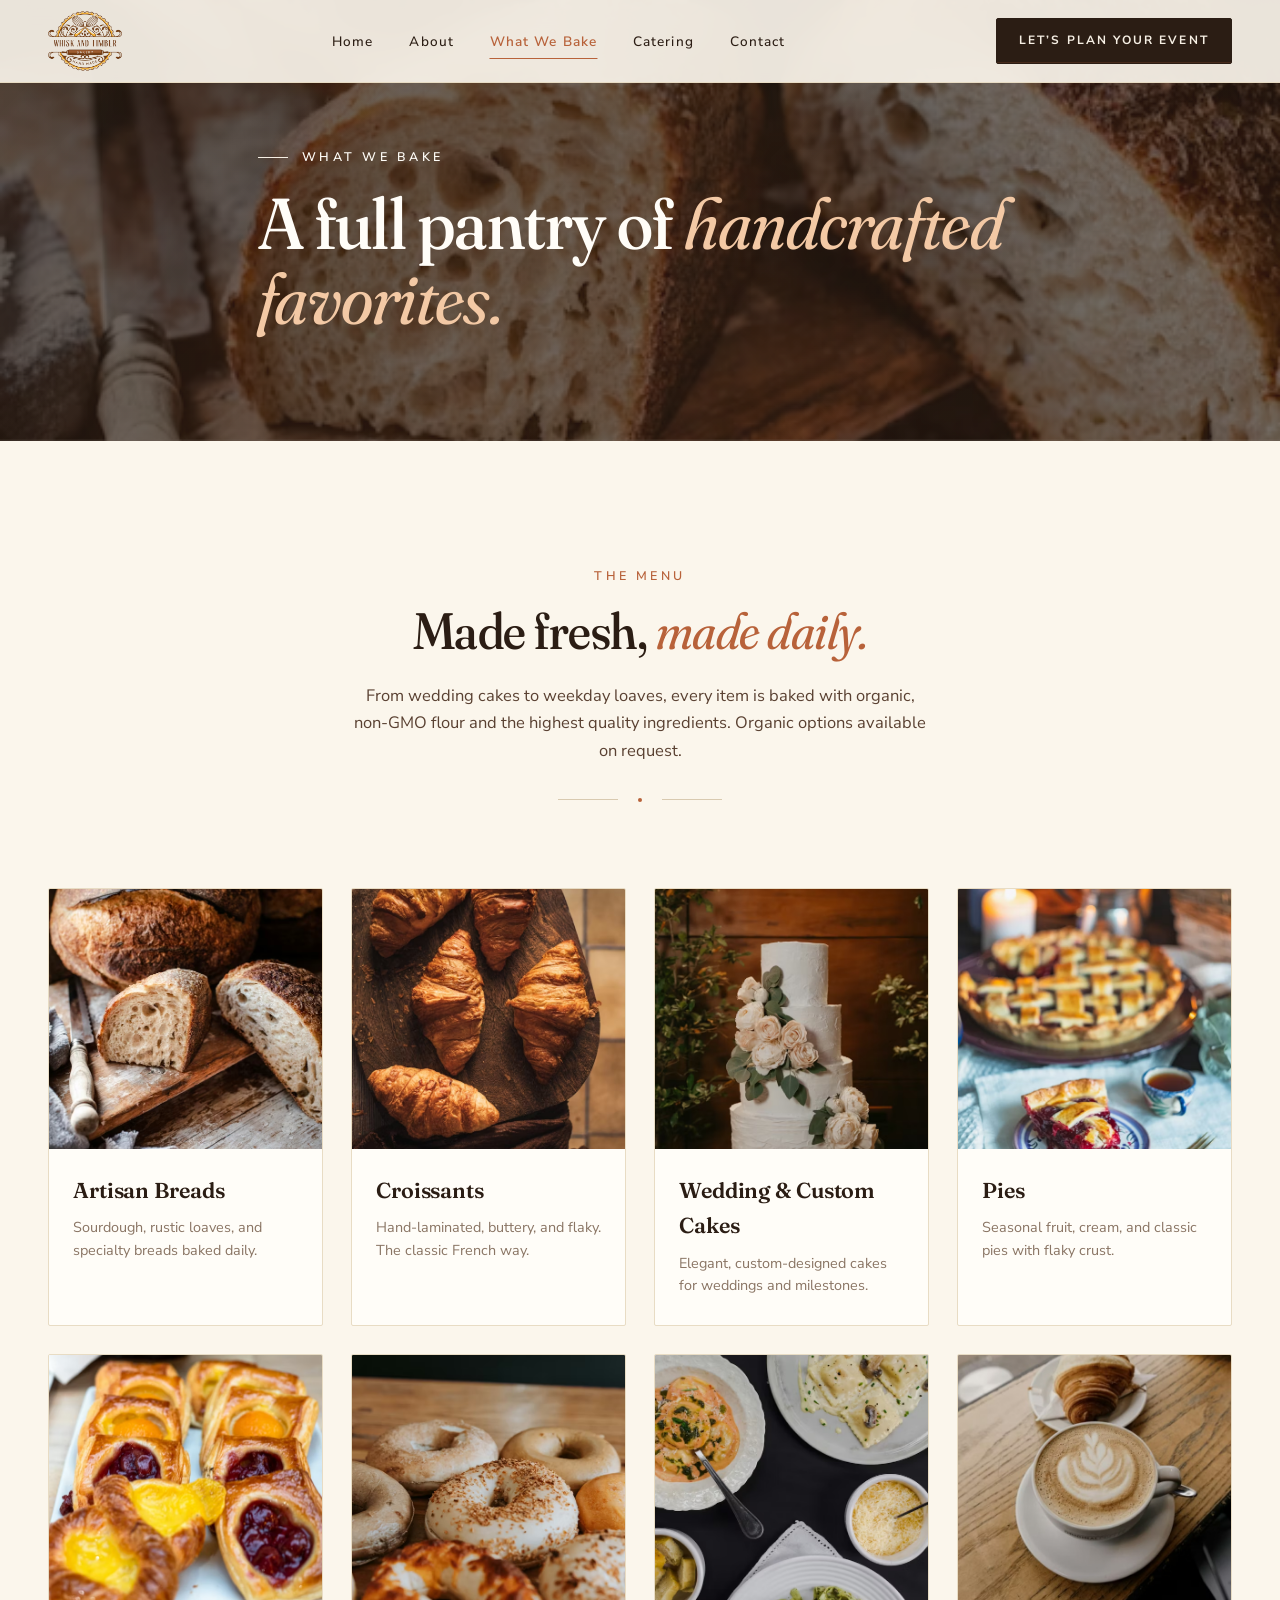
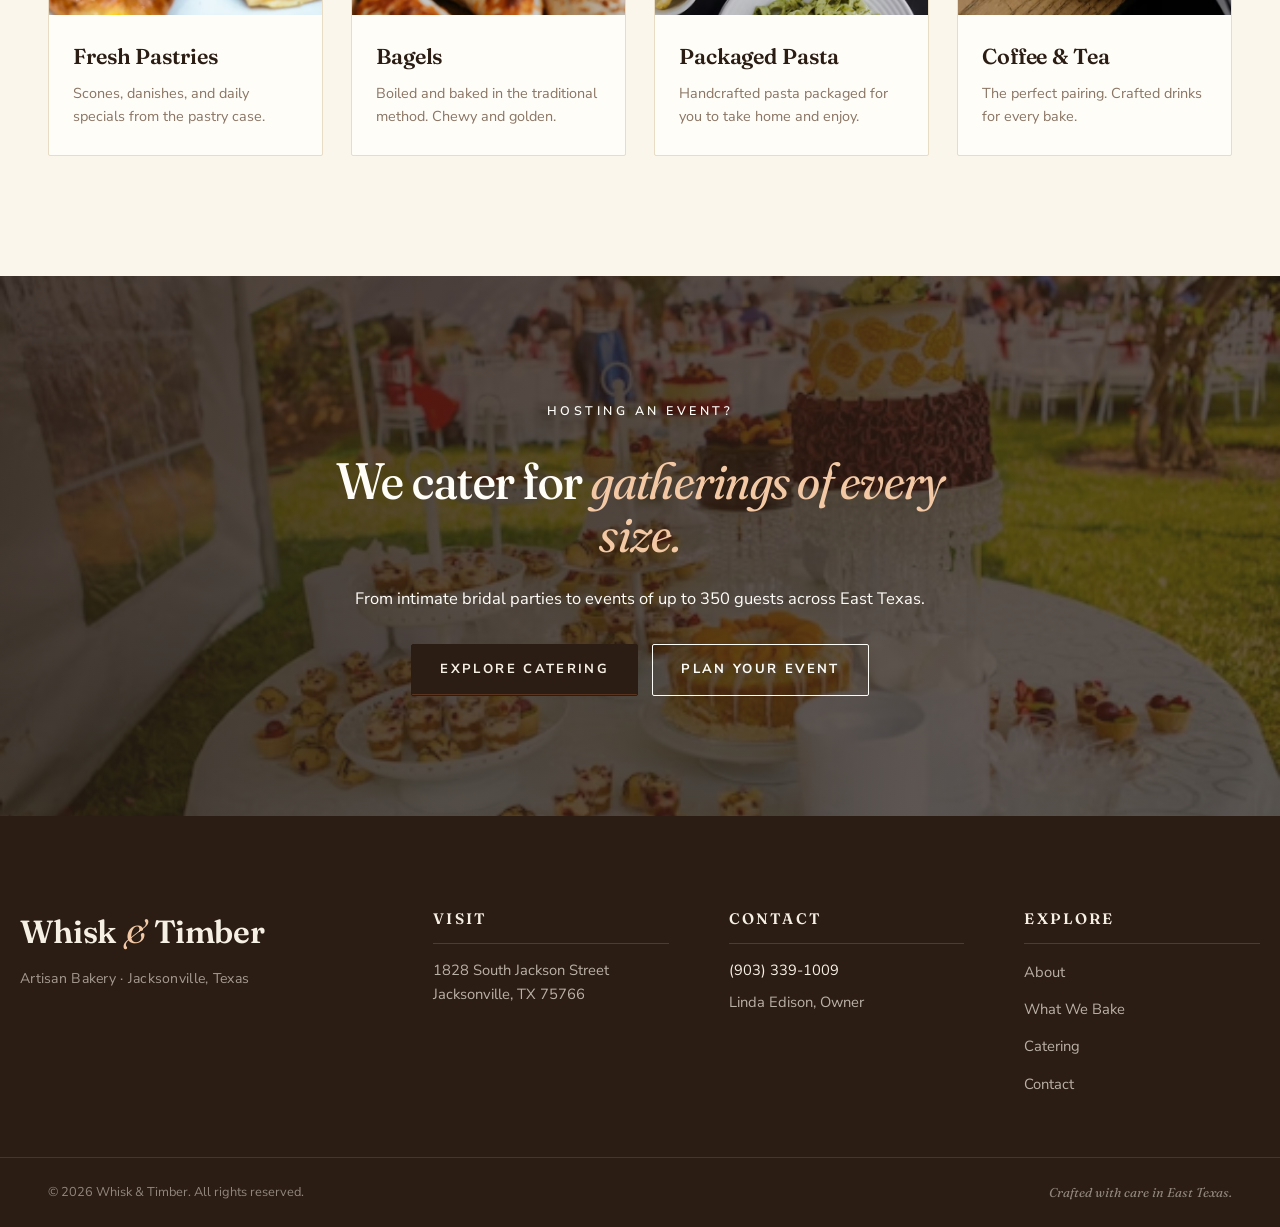
<file: menu.html>
<!DOCTYPE html>
<html lang="en">
<head>
  <meta charset="UTF-8" />
  <meta name="viewport" content="width=device-width, initial-scale=1.0" />
  <meta name="description" content="Explore the full menu at Whisk & Timber: wedding cakes, artisan breads, croissants, pies, pastries, bagels, packaged pasta, and coffee & tea." />
  <title>Menu | Whisk & Timber Artisan Bakery</title>

  <link rel="preconnect" href="https://fonts.googleapis.com" />
  <link rel="preconnect" href="https://fonts.gstatic.com" crossorigin />
  <link href="https://fonts.googleapis.com/css2?family=Fraunces:ital,opsz,wght@0,9..144,400;0,9..144,500;0,9..144,600;0,9..144,700;1,9..144,400&family=Nunito+Sans:wght@300;400;500;600;700&family=Parisienne&display=swap" rel="stylesheet" />

  <link rel="stylesheet" href="styles.css" />
</head>
<body data-page="menu">

  <!-- ============ SHARED NAV (copy to all pages) ============ -->
  <header class="site-header" id="siteHeader">
    <div class="container nav-inner">
            <a href="index.html" class="brand" aria-label="Whisk and Timber home">
        <img src="assets/logo.png" alt="Whisk & Timber Artisan Bakery" class="brand-logo-img" />
      </a>

      <nav class="primary-nav" aria-label="Primary">
        <ul>
          <li><a href="index.html" data-nav="home">Home</a></li>
          <li><a href="about.html" data-nav="about">About</a></li>
          <li><a href="menu.html" data-nav="menu">What We Bake</a></li>
          <li><a href="catering.html" data-nav="catering">Catering</a></li>
          <li><a href="contact.html" data-nav="contact">Contact</a></li>
        </ul>
      </nav>

      <a href="contact.html" class="btn btn-primary nav-cta">Let&rsquo;s Plan Your Event</a>

      <button class="nav-toggle" id="navToggle" aria-label="Open menu" aria-expanded="false">
        <span></span><span></span><span></span>
      </button>
    </div>

    <div class="mobile-menu" id="mobileMenu" aria-hidden="true">
      <ul>
        <li><a href="index.html" data-nav="home">Home</a></li>
        <li><a href="about.html" data-nav="about">About</a></li>
        <li><a href="menu.html" data-nav="menu">What We Bake</a></li>
        <li><a href="catering.html" data-nav="catering">Catering</a></li>
        <li><a href="contact.html" data-nav="contact">Contact</a></li>
        <li><a href="contact.html" class="btn btn-primary">Let&rsquo;s Plan Your Event</a></li>
      </ul>
    </div>
  </header>
  <!-- ============ END SHARED NAV ============ -->

  <!-- ============ PAGE HEADER ============ -->
  <section class="page-header">
    <div class="page-header-bg" style="background-image: url('assets/product-breads.jpg');"></div>
    <div class="page-header-overlay"></div>
    <div class="container page-header-content">
      <p class="eyebrow light">What We Bake</p>
      <h1 class="display light">
        A full pantry of <span class="italic">handcrafted favorites.</span>
      </h1>
    </div>
  </section>

  <!-- ============ PRODUCTS ============ -->
  <section class="products section">
    <div class="container">
      <div class="section-head">
        <p class="eyebrow">The Menu</p>
        <h2 class="display">
          Made fresh, <span class="italic">made daily.</span>
        </h2>
        <p>
          From wedding cakes to weekday loaves, every item is baked with
          organic, non-GMO flour and the highest quality ingredients.
          Organic options available on request.
        </p>
        <div class="ornament" aria-hidden="true">
          <span></span>
          <svg viewBox="0 0 24 24" fill="none" xmlns="http://www.w3.org/2000/svg">
            <circle cx="12" cy="12" r="3" fill="currentColor"/>
          </svg>
          <span></span>
        </div>
      </div>

      <div class="products-grid">
        <article class="product-card">
          <div class="product-image"><img src="assets/product-breads.jpg" alt="Artisan sourdough bread" /></div>
          <div class="product-body">
            <h3>Artisan Breads</h3>
            <p>Sourdough, rustic loaves, and specialty breads baked daily.</p>
          </div>
        </article>

        <article class="product-card">
          <div class="product-image"><img src="assets/product-croissants.jpg" alt="Fresh buttery croissants" /></div>
          <div class="product-body">
            <h3>Croissants</h3>
            <p>Hand-laminated, buttery, and flaky. The classic French way.</p>
          </div>
        </article>

        <article class="product-card">
          <div class="product-image"><img src="assets/product-cakes.jpg" alt="Custom designed wedding cake" /></div>
          <div class="product-body">
            <h3>Wedding &amp; Custom Cakes</h3>
            <p>Elegant, custom-designed cakes for weddings and milestones.</p>
          </div>
        </article>

        <article class="product-card">
          <div class="product-image"><img src="assets/product-pies.jpg" alt="Rustic fruit pie" /></div>
          <div class="product-body">
            <h3>Pies</h3>
            <p>Seasonal fruit, cream, and classic pies with flaky crust.</p>
          </div>
        </article>

        <article class="product-card">
          <div class="product-image"><img src="assets/product-pastries.jpg" alt="Assorted fresh pastries" /></div>
          <div class="product-body">
            <h3>Fresh Pastries</h3>
            <p>Scones, danishes, and daily specials from the pastry case.</p>
          </div>
        </article>

        <article class="product-card">
          <div class="product-image"><img src="assets/product-bagels.jpg" alt="Fresh artisan bagels" /></div>
          <div class="product-body">
            <h3>Bagels</h3>
            <p>Boiled and baked in the traditional method. Chewy and golden.</p>
          </div>
        </article>

        <article class="product-card">
          <div class="product-image"><img src="assets/product-pasta.jpg" alt="Packaged artisan pasta" /></div>
          <div class="product-body">
            <h3>Packaged Pasta</h3>
            <p>Handcrafted pasta packaged for you to take home and enjoy.</p>
          </div>
        </article>

        <article class="product-card">
          <div class="product-image"><img src="assets/coffee.jpg" alt="Latte and pastry pairing" /></div>
          <div class="product-body">
            <h3>Coffee &amp; Tea</h3>
            <p>The perfect pairing. Crafted drinks for every bake.</p>
          </div>
        </article>
      </div>
    </div>
  </section>

  <!-- ============ CTA STRIP ============ -->
  <section class="cta-strip">
    <div class="cta-bg" style="background-image: url('assets/catering.jpg');"></div>
    <div class="cta-overlay"></div>
    <div class="container cta-content">
      <p class="eyebrow light">Hosting an Event?</p>
      <h2 class="display light">
        We cater for <span class="italic">gatherings of every size.</span>
      </h2>
      <p class="light">
        From intimate bridal parties to events of up to 350 guests across
        East Texas.
      </p>
      <div class="cta-actions">
        <a href="catering.html" class="btn btn-primary">Explore Catering</a>
        <a href="contact.html" class="btn btn-ghost light">Plan Your Event</a>
      </div>
    </div>
  </section>

  <!-- ============ SHARED FOOTER (copy to all pages) ============ -->
  <footer class="site-footer">
    <div class="container footer-inner">
      <div class="footer-brand">
        <span class="brand-name">Whisk <span class="amp">&amp;</span> Timber</span>
        <p class="footer-tag">Artisan Bakery &middot; Jacksonville, Texas</p>
      </div>

      <div class="footer-col">
        <h5>Visit</h5>
        <p>1828 South Jackson Street<br/>Jacksonville, TX 75766</p>
      </div>

      <div class="footer-col">
        <h5>Contact</h5>
        <p><a href="tel:+19033391009">(903) 339-1009</a></p>
        <p>Linda Edison, Owner</p>
      </div>

      <div class="footer-col">
        <h5>Explore</h5>
        <ul class="footer-links">
          <li><a href="about.html">About</a></li>
          <li><a href="menu.html">What We Bake</a></li>
          <li><a href="catering.html">Catering</a></li>
          <li><a href="contact.html">Contact</a></li>
        </ul>
      </div>
    </div>

    <div class="footer-base">
      <div class="container">
        <p>&copy; <span id="year"></span> Whisk &amp; Timber. All rights reserved.</p>
        <p class="credit">Crafted with care in East Texas.</p>
      </div>
    </div>
  </footer>
  <!-- ============ END SHARED FOOTER ============ -->

  <script src="script.js"></script>
</body>
</html>
</file>
<file: styles.css>
/* ===========================================
   WHISK & TIMBER | Artisan Bakery
   A premium, warm, light-mode design
   =========================================== */

/* ---------- Tokens ---------- */
:root {
  /* Palette */
  --cream:        #f6efe4;
  --cream-soft:   #fbf6ec;
  --ivory:        #fffdf8;
  --paper:        #efe6d5;
  --espresso:     #2b1d14;
  --cocoa:        #3e2a1e;
  --walnut:       #5a4132;
  --taupe:        #8a7564;
  --terracotta:   #b8623a;
  --terracotta-d: #94492a;
  --sage:         #6b7a5a;
  --gold:         #b88a3d;
  --line:         #d9cab0;
  --line-soft:    #e8dcc4;

  /* Type */
  --font-display: 'Fraunces', 'Cormorant Garamond', Georgia, serif;
  --font-body:    'Nunito Sans', -apple-system, BlinkMacSystemFont, sans-serif;
  --font-script:  'Parisienne', cursive;

  /* Spacing + radius */
  --r-sm: 6px;
  --r-md: 12px;
  --r-lg: 20px;

  /* Shadows */
  --shadow-soft: 0 10px 30px -15px rgba(43, 29, 20, 0.25);
  --shadow-lift: 0 30px 60px -30px rgba(43, 29, 20, 0.35);

  --container: 1240px;
  --nav-h: 82px;
}

/* ---------- Reset / base ---------- */
*, *::before, *::after { box-sizing: border-box; }

html { scroll-behavior: smooth; }

body {
  margin: 0;
  font-family: var(--font-body);
  font-size: 16.5px;
  line-height: 1.65;
  color: var(--cocoa);
  background: var(--cream);
  -webkit-font-smoothing: antialiased;
  overflow-x: hidden;
}

img { max-width: 100%; display: block; }

a { color: inherit; text-decoration: none; }

button { font: inherit; cursor: pointer; border: none; background: none; color: inherit; }

ul { list-style: none; margin: 0; padding: 0; }

.container {
  width: 100%;
  max-width: var(--container);
  margin: 0 auto;
  padding: 0 28px;
}

.section { padding: 120px 0; position: relative; }

/* ---------- Typography ---------- */
.display {
  font-family: var(--font-display);
  font-weight: 500;
  font-style: normal;
  font-variation-settings: "opsz" 90, "SOFT" 50;
  line-height: 1.05;
  letter-spacing: -0.01em;
  color: var(--espresso);
  margin: 0 0 24px;
  font-size: clamp(2.2rem, 5vw, 4rem);
}

h2.display { font-size: clamp(2rem, 4vw, 3.25rem); }
h3 { font-family: var(--font-display); font-weight: 600; font-size: 1.35rem; margin: 0 0 8px; color: var(--espresso); letter-spacing: -0.005em; }
h4 { font-family: var(--font-display); font-weight: 600; font-size: 1.1rem; margin: 0 0 6px; color: var(--espresso); }
h5 { font-family: var(--font-display); font-weight: 600; font-size: 0.95rem; margin: 0 0 14px; color: var(--espresso); text-transform: uppercase; letter-spacing: 0.14em; }

p { margin: 0 0 18px; color: var(--walnut); max-width: 58ch; }

.italic { font-style: italic; font-weight: 400; color: var(--terracotta); }
.script { font-family: var(--font-script); font-weight: 400; font-size: 1.05em; color: var(--terracotta); letter-spacing: 0; display: inline-block; transform: translateY(8px); }

.eyebrow {
  font-family: var(--font-body);
  font-size: 0.78rem;
  font-weight: 600;
  text-transform: uppercase;
  letter-spacing: 0.28em;
  color: var(--terracotta);
  margin: 0 0 18px;
  position: relative;
  display: inline-block;
  padding-left: 44px;
}
.eyebrow::before {
  content: "";
  position: absolute;
  left: 0;
  top: 50%;
  width: 30px;
  height: 1px;
  background: var(--terracotta);
}

.light { color: var(--ivory) !important; }
.light.eyebrow { color: var(--cream); }
.light.eyebrow::before { background: var(--cream); }
.light.display { color: var(--ivory); }
.light.italic, .light .italic { color: #f3c9a5; }

/* ---------- Buttons ---------- */
.btn {
  display: inline-flex;
  align-items: center;
  justify-content: center;
  padding: 14px 28px;
  font-family: var(--font-body);
  font-size: 0.82rem;
  font-weight: 700;
  letter-spacing: 0.18em;
  text-transform: uppercase;
  border-radius: 2px;
  transition: all 0.3s ease;
  cursor: pointer;
  position: relative;
  white-space: nowrap;
}

.btn-primary {
  background: var(--espresso);
  color: var(--cream);
  border: 1px solid var(--espresso);
  position: relative;
  overflow: hidden;
  z-index: 1;
}
.btn-primary::before {
  content: "";
  position: absolute;
  inset: 0;
  background: var(--terracotta);
  transform: translateY(100%);
  transition: transform 0.35s cubic-bezier(.4, 0, .2, 1);
  z-index: 0;
}
.btn-primary > * { position: relative; z-index: 1; }
.btn-primary:hover {
  border-color: var(--terracotta);
  transform: translateY(-2px);
  box-shadow: var(--shadow-soft);
}
.btn-primary:hover::before { transform: translateY(0); }

.btn-ghost {
  background: transparent;
  color: var(--espresso);
  border: 1px solid var(--espresso);
}
.btn-ghost.light {
  color: var(--ivory);
  border-color: var(--ivory);
}
.btn-ghost:hover {
  background: var(--espresso);
  color: var(--cream);
}
.btn-ghost.light:hover {
  background: var(--ivory);
  color: var(--espresso);
}

.btn-full { width: 100%; padding: 16px 28px; }

/* ===========================================
   NAVIGATION
   =========================================== */
.site-header {
  position: fixed;
  top: 0;
  left: 0;
  right: 0;
  z-index: 100;
  background: rgba(251, 246, 236, 0.92);
  backdrop-filter: blur(14px);
  -webkit-backdrop-filter: blur(14px);
  transition: box-shadow 0.35s ease, border-color 0.35s ease;
  border-bottom: 1px solid var(--line-soft);
}

.site-header.scrolled {
  box-shadow: 0 4px 20px -10px rgba(43, 29, 20, 0.15);
}

.nav-inner {
  display: flex;
  align-items: center;
  justify-content: space-between;
  gap: 32px;
  height: var(--nav-h);
}

.brand {
  display: flex;
  align-items: center;
  color: var(--espresso);
  height: 100%;
}

.brand-logo-img {
  height: 60px;
  width: auto;
  max-width: 220px;
  object-fit: contain;
  display: block;
  transition: opacity 0.2s ease;
}
.brand:hover .brand-logo-img {
  opacity: 0.85;
}

.primary-nav ul {
  display: flex;
  gap: 36px;
  align-items: center;
}
.primary-nav a {
  font-size: 0.85rem;
  font-weight: 500;
  letter-spacing: 0.08em;
  color: var(--espresso);
  position: relative;
  transition: color 0.2s ease;
  padding: 8px 0;
}
.primary-nav a::after {
  content: "";
  position: absolute;
  bottom: 0;
  left: 50%;
  width: 0;
  height: 1px;
  background: var(--terracotta);
  transition: all 0.3s ease;
  transform: translateX(-50%);
}
.primary-nav a:hover::after { width: 100%; }

/* Active page indicator */
.primary-nav a.is-active {
  color: var(--terracotta);
  font-weight: 600;
}
.primary-nav a.is-active::after {
  width: 100%;
  background: var(--terracotta);
  height: 1.5px;
}

.nav-cta { flex-shrink: 0; padding: 12px 22px; font-size: 0.75rem; }

.nav-toggle {
  display: none;
  width: 42px;
  height: 42px;
  flex-direction: column;
  justify-content: center;
  align-items: center;
  gap: 5px;
}
.nav-toggle span {
  display: block;
  width: 22px;
  height: 1.5px;
  background: currentColor;
  transition: all 0.3s ease;
}
.nav-toggle.open span:nth-child(1) { transform: translateY(6.5px) rotate(45deg); }
.nav-toggle.open span:nth-child(2) { opacity: 0; }
.nav-toggle.open span:nth-child(3) { transform: translateY(-6.5px) rotate(-45deg); }

.mobile-menu {
  position: fixed;
  top: var(--nav-h);
  left: 0;
  right: 0;
  background: var(--cream-soft);
  border-top: 1px solid var(--line-soft);
  border-bottom: 1px solid var(--line-soft);
  padding: 24px 28px;
  transform: translateY(-10px);
  opacity: 0;
  visibility: hidden;
  transition: all 0.3s ease;
  z-index: 99;
}
.mobile-menu.open {
  transform: translateY(0);
  opacity: 1;
  visibility: visible;
}
.mobile-menu ul { display: flex; flex-direction: column; gap: 18px; }
.mobile-menu a {
  font-family: var(--font-display);
  font-size: 1.25rem;
  color: var(--espresso);
  transition: color 0.2s ease;
}
.mobile-menu a.is-active {
  color: var(--terracotta);
  font-style: italic;
}
.mobile-menu a.btn { font-family: var(--font-body); font-size: 0.8rem; margin-top: 8px; font-style: normal; color: var(--cream); }
.mobile-menu a.btn.is-active { color: var(--cream); }

/* ===========================================
   HERO (Home page)
   =========================================== */
.hero {
  position: relative;
  min-height: 100vh;
  min-height: 100svh;
  display: flex;
  align-items: center;
  color: var(--ivory);
  overflow: hidden;
  padding-top: calc(var(--nav-h) + 40px);
  padding-bottom: 80px;
}

.hero-image {
  position: absolute;
  inset: 0;
  background-size: cover;
  background-position: center;
  background-color: var(--cocoa);
  transform: scale(1.05);
  animation: heroZoom 18s ease-out forwards;
}
@keyframes heroZoom {
  to { transform: scale(1); }
}

.hero-overlay {
  position: absolute;
  inset: 0;
  background:
    linear-gradient(180deg, rgba(43,29,20,0.45) 0%, rgba(43,29,20,0.55) 50%, rgba(43,29,20,0.75) 100%);
}

.hero-content {
  position: relative;
  z-index: 2;
  max-width: 800px;
  animation: fadeUp 1s ease-out 0.2s backwards;
}
@keyframes fadeUp {
  from { opacity: 0; transform: translateY(30px); }
  to { opacity: 1; transform: translateY(0); }
}

.hero h1 {
  font-size: clamp(2.6rem, 7vw, 5.8rem);
  margin-bottom: 28px;
  color: var(--ivory);
}
.hero .script { color: #f3c9a5; }

.hero-sub {
  font-size: clamp(1rem, 1.4vw, 1.15rem);
  color: rgba(255, 253, 248, 0.88);
  max-width: 560px;
  margin-bottom: 40px;
  line-height: 1.7;
}

.hero-actions {
  display: flex;
  gap: 14px;
  flex-wrap: wrap;
}

.hero-ornament {
  position: absolute;
  bottom: 36px;
  left: 50%;
  transform: translateX(-50%);
  display: flex;
  align-items: center;
  gap: 14px;
  color: rgba(255, 253, 248, 0.5);
  z-index: 2;
}
.hero-ornament svg { width: 18px; height: 18px; }
.ornament-line {
  width: 56px;
  height: 1px;
  background: currentColor;
}

/* ===========================================
   PAGE HEADER (Interior pages)
   =========================================== */
.page-header {
  position: relative;
  min-height: 420px;
  display: flex;
  align-items: center;
  overflow: hidden;
  padding: calc(var(--nav-h) + 60px) 0 80px;
  color: var(--ivory);
}
.page-header.short {
  min-height: 340px;
}
.page-header-bg {
  position: absolute;
  inset: 0;
  background-size: cover;
  background-position: center;
  background-color: var(--cocoa);
  transform: scale(1.04);
  animation: heroZoom 18s ease-out forwards;
}
.page-header-overlay {
  position: absolute;
  inset: 0;
  background: linear-gradient(135deg, rgba(43,29,20,0.75) 0%, rgba(43,29,20,0.6) 100%);
}
.page-header-content {
  position: relative;
  z-index: 2;
  max-width: 820px;
  animation: fadeUp 0.9s ease-out 0.15s backwards;
}
.page-header-content h1 {
  font-size: clamp(2.4rem, 6vw, 4.5rem);
}

/* ===========================================
   MARQUEE
   =========================================== */
.marquee {
  background: var(--espresso);
  color: var(--cream);
  overflow: hidden;
  border-top: 1px solid var(--cocoa);
  border-bottom: 1px solid var(--cocoa);
  padding: 22px 0;
  position: relative;
}
.marquee-track {
  display: flex;
  gap: 50px;
  white-space: nowrap;
  width: max-content;
  animation: marquee 25s linear infinite;
  font-family: var(--font-display);
  font-style: italic;
  font-size: 1.2rem;
  font-weight: 400;
  will-change: transform;
}
.marquee-track .dot { color: var(--terracotta); padding-right: 50px; }
.marquee-track > span:not(.dot) { padding-right: 0; }
@keyframes marquee {
  0%   { transform: translate3d(0, 0, 0); }
  100% { transform: translate3d(-50%, 0, 0); }
}

/* ===========================================
   ABOUT SECTION
   =========================================== */
.about-teaser,
.about-section { background: var(--cream); }

.about-grid {
  display: grid;
  grid-template-columns: 1fr 1.15fr;
  gap: 90px;
  align-items: center;
}

.about-image {
  position: relative;
}
.about-image .frame {
  position: relative;
  border-radius: 4px;
  overflow: hidden;
  border: 1px solid var(--line);
  box-shadow: var(--shadow-lift);
}
.about-image .frame::before {
  content: "";
  position: absolute;
  inset: 12px;
  border: 1px solid rgba(255, 253, 248, 0.4);
  z-index: 2;
  pointer-events: none;
}
.about-image img {
  width: 100%;
  height: 620px;
  object-fit: cover;
}

.about-image .badge {
  position: absolute;
  bottom: -30px;
  right: -30px;
  width: 150px;
  height: 150px;
  background: var(--terracotta);
  color: var(--ivory);
  border-radius: 50%;
  display: flex;
  flex-direction: column;
  align-items: center;
  justify-content: center;
  text-align: center;
  box-shadow: var(--shadow-lift);
  border: 3px solid var(--cream);
  font-family: var(--font-display);
}
.badge-num { font-size: 2.5rem; font-weight: 600; line-height: 1; }
.badge-label {
  font-size: 0.72rem;
  text-transform: uppercase;
  letter-spacing: 0.18em;
  margin-top: 6px;
  font-family: var(--font-body);
  font-weight: 600;
  line-height: 1.3;
}

.about-copy .btn { margin-top: 12px; }

.feature-list {
  margin-top: 28px;
  display: flex;
  flex-direction: column;
  gap: 14px;
}
.feature-list li {
  display: flex;
  align-items: flex-start;
  gap: 14px;
  font-size: 1rem;
  color: var(--cocoa);
  padding-bottom: 14px;
  border-bottom: 1px solid var(--line-soft);
}
.feature-list li:last-child { border-bottom: none; }
.tick {
  color: var(--terracotta);
  font-size: 1.2rem;
  line-height: 1;
  flex-shrink: 0;
  margin-top: 2px;
}

/* ===========================================
   QUALITY / INGREDIENTS
   =========================================== */
.quality {
  min-height: 520px;
  display: flex;
  align-items: center;
  color: var(--ivory);
  overflow: hidden;
  padding: 140px 0;
}
.quality-image {
  position: absolute;
  inset: 0;
  background-size: cover;
  background-position: center;
  background-color: var(--sage);
}
.quality-overlay {
  position: absolute;
  inset: 0;
  background: linear-gradient(120deg, rgba(43, 29, 20, 0.8) 0%, rgba(43, 29, 20, 0.5) 60%, rgba(43, 29, 20, 0.3) 100%);
}
.quality-content {
  position: relative;
  z-index: 2;
  max-width: 620px;
}
.quality-content p {
  color: rgba(255, 253, 248, 0.88);
  font-size: 1.1rem;
}

/* ===========================================
   PRODUCTS
   =========================================== */
.products {
  background: var(--cream-soft);
  position: relative;
}

.section-head {
  text-align: center;
  max-width: 720px;
  margin: 0 auto 80px;
}
.section-head .eyebrow { padding-left: 0; }
.section-head .eyebrow::before { display: none; }
.section-head p:not(.eyebrow) {
  margin: 0 auto;
  color: var(--walnut);
}

.ornament {
  display: flex;
  align-items: center;
  justify-content: center;
  gap: 14px;
  color: var(--terracotta);
  margin-top: 28px;
}
.ornament span {
  width: 60px;
  height: 1px;
  background: var(--line);
}
.ornament svg { width: 16px; height: 16px; }

.products-grid {
  display: grid;
  grid-template-columns: repeat(4, 1fr);
  gap: 28px;
}

.product-card {
  background: var(--ivory);
  border: 1px solid var(--line-soft);
  border-radius: 2px;
  overflow: hidden;
  transition: all 0.4s cubic-bezier(.4, 0, .2, 1);
  position: relative;
  display: flex;
  flex-direction: column;
}
.product-card::before {
  content: "";
  position: absolute;
  inset: 8px;
  border: 1px solid transparent;
  pointer-events: none;
  transition: border-color 0.4s ease;
  z-index: 2;
}
.product-card:hover {
  transform: translateY(-6px);
  box-shadow: var(--shadow-lift);
  border-color: var(--line);
}
.product-card:hover::before { border-color: rgba(255, 253, 248, 0.8); }

.product-image {
  width: 100%;
  height: 260px;
  overflow: hidden;
  background: var(--paper);
}
.product-image img {
  width: 100%;
  height: 100%;
  object-fit: cover;
  transition: transform 0.8s cubic-bezier(.4, 0, .2, 1);
}
.product-card:hover .product-image img { transform: scale(1.06); }

.product-body {
  padding: 24px 24px 28px;
}
.product-body p {
  font-size: 0.9rem;
  color: var(--taupe);
  margin: 0;
  line-height: 1.55;
}

/* ===========================================
   CAROUSEL
   =========================================== */
.carousel-section {
  background: var(--cream);
  padding-bottom: 80px;
}
.carousel-section .section-head { margin-bottom: 60px; }

.carousel {
  position: relative;
  max-width: 100%;
  padding: 0 60px;
}

.carousel-viewport {
  overflow: hidden;
  border-top: 1px solid var(--line);
  border-bottom: 1px solid var(--line);
  padding: 32px 0;
}

.carousel-track {
  display: flex;
  gap: 28px;
  transition: transform 0.7s cubic-bezier(.4, 0, .2, 1);
  will-change: transform;
}

.carousel-slide {
  flex: 0 0 calc((100% - 56px) / 3);
  position: relative;
  border-radius: 2px;
  overflow: hidden;
  aspect-ratio: 4 / 5;
  background: var(--paper);
  border: 1px solid var(--line-soft);
}
.carousel-slide::after {
  content: "";
  position: absolute;
  inset: 8px;
  border: 1px solid rgba(255, 253, 248, 0.35);
  pointer-events: none;
  z-index: 2;
}
.carousel-slide img {
  width: 100%;
  height: 100%;
  object-fit: cover;
  transition: transform 0.8s ease;
}
.carousel-slide:hover img { transform: scale(1.04); }

.slide-label {
  position: absolute;
  left: 0;
  right: 0;
  bottom: 0;
  padding: 28px 24px 24px;
  font-family: var(--font-display);
  font-style: italic;
  font-size: 1.25rem;
  color: var(--ivory);
  background: linear-gradient(to top, rgba(43, 29, 20, 0.85), transparent);
  z-index: 3;
}

.carousel-btn {
  position: absolute;
  top: 50%;
  transform: translateY(-50%);
  width: 48px;
  height: 48px;
  border-radius: 50%;
  background: var(--ivory);
  color: var(--espresso);
  border: 1px solid var(--line);
  display: flex;
  align-items: center;
  justify-content: center;
  z-index: 10;
  transition: all 0.3s ease;
  box-shadow: var(--shadow-soft);
}
.carousel-btn:hover {
  background: var(--espresso);
  color: var(--cream);
  border-color: var(--espresso);
}
.carousel-btn svg { width: 22px; height: 22px; }
.carousel-btn.prev { left: 0; }
.carousel-btn.next { right: 0; }

.carousel-dots {
  display: flex;
  justify-content: center;
  gap: 10px;
  margin-top: 28px;
}
.carousel-dots button {
  width: 8px;
  height: 8px;
  border-radius: 50%;
  background: var(--line);
  transition: all 0.3s ease;
  padding: 0;
}
.carousel-dots button.active {
  background: var(--terracotta);
  transform: scale(1.4);
}

.carousel-cta {
  text-align: center;
  margin-top: 48px;
}

/* ===========================================
   CATERING
   =========================================== */
.catering,
.catering-teaser { background: var(--cream-soft); }

.catering-grid {
  display: grid;
  grid-template-columns: 1.15fr 1fr;
  gap: 90px;
  align-items: center;
}

.catering-grid-inner {
  display: grid;
  grid-template-columns: 1fr 1fr;
  gap: 28px 36px;
  margin: 36px 0 44px;
  padding: 32px 0;
  border-top: 1px solid var(--line);
  border-bottom: 1px solid var(--line);
}
.catering-item p {
  font-size: 0.92rem;
  margin: 0;
  color: var(--taupe);
}

.catering-cta {
  display: flex;
  align-items: center;
  justify-content: space-between;
  gap: 28px;
  flex-wrap: wrap;
  margin-top: 36px;
}

.stat {
  display: flex;
  flex-direction: column;
  line-height: 1.1;
}
.stat-num {
  font-family: var(--font-display);
  font-weight: 500;
  font-size: 3rem;
  color: var(--espresso);
}
.stat-label {
  font-size: 0.78rem;
  text-transform: uppercase;
  letter-spacing: 0.2em;
  color: var(--taupe);
  margin-top: 4px;
}

.catering-image .frame {
  position: relative;
  border-radius: 4px;
  overflow: hidden;
  border: 1px solid var(--line);
  box-shadow: var(--shadow-lift);
}
.catering-image .frame::before {
  content: "";
  position: absolute;
  inset: 12px;
  border: 1px solid rgba(255, 253, 248, 0.4);
  z-index: 2;
  pointer-events: none;
}
.catering-image img {
  width: 100%;
  height: 680px;
  object-fit: cover;
}

/* ===========================================
   SERVICE AREA
   =========================================== */
.service-area {
  min-height: 560px;
  display: flex;
  align-items: center;
  color: var(--ivory);
  overflow: hidden;
  padding: 140px 0;
}
.service-bg {
  position: absolute;
  inset: 0;
  background-size: cover;
  background-position: center;
  background-color: var(--cocoa);
}
.service-overlay {
  position: absolute;
  inset: 0;
  background: linear-gradient(135deg, rgba(43, 29, 20, 0.85) 0%, rgba(43, 29, 20, 0.7) 100%);
}
.service-content {
  position: relative;
  z-index: 2;
  max-width: 760px;
}

.city-list {
  display: grid;
  grid-template-columns: repeat(4, 1fr);
  gap: 14px 24px;
  margin: 32px 0 24px;
  padding: 28px 0;
  border-top: 1px solid rgba(255, 253, 248, 0.25);
  border-bottom: 1px solid rgba(255, 253, 248, 0.25);
}
.city-list li {
  font-family: var(--font-display);
  font-style: italic;
  font-size: 1.15rem;
  color: #f3c9a5;
}

.small { font-size: 0.9rem; opacity: 0.8; }

/* ===========================================
   CTA STRIP
   =========================================== */
.cta-strip {
  position: relative;
  padding: 120px 0;
  overflow: hidden;
  color: var(--ivory);
  text-align: center;
}
.cta-bg {
  position: absolute;
  inset: 0;
  background-size: cover;
  background-position: center;
  background-color: var(--cocoa);
}
.cta-overlay {
  position: absolute;
  inset: 0;
  background: linear-gradient(135deg, rgba(43,29,20,0.85) 0%, rgba(43,29,20,0.7) 100%);
}
.cta-strip .cta-content {
  position: relative;
  z-index: 2;
  max-width: 720px;
  margin: 0 auto;
}
.cta-strip.simple {
  background: var(--cream);
  color: var(--cocoa);
  padding: 100px 0;
}
.cta-strip.simple .cta-bg,
.cta-strip.simple .cta-overlay { display: none; }

.cta-content .eyebrow { padding-left: 0; }
.cta-content .eyebrow::before { display: none; }
.cta-content p { margin-left: auto; margin-right: auto; margin-bottom: 32px; }

.cta-actions {
  display: flex;
  gap: 14px;
  justify-content: center;
  flex-wrap: wrap;
  margin-top: 20px;
}

/* ===========================================
   CONTACT
   =========================================== */
.contact { background: var(--cream); }

.contact-grid {
  display: grid;
  grid-template-columns: 1fr 1.1fr;
  gap: 80px;
  align-items: start;
}

.contact-details {
  margin-top: 36px;
  padding-top: 32px;
  border-top: 1px solid var(--line);
  display: flex;
  flex-direction: column;
  gap: 24px;
}
.contact-block { display: flex; flex-direction: column; }
.contact-label {
  font-size: 0.72rem;
  font-weight: 600;
  text-transform: uppercase;
  letter-spacing: 0.22em;
  color: var(--terracotta);
  margin-bottom: 6px;
}
.contact-value {
  font-family: var(--font-display);
  font-size: 1.5rem;
  color: var(--espresso);
  transition: color 0.2s ease;
}
a.contact-value:hover { color: var(--terracotta); }
.contact-sub {
  font-size: 0.85rem;
  color: var(--taupe);
  margin-top: 2px;
}

.contact-form-wrap {
  background: var(--ivory);
  border: 1px solid var(--line);
  border-radius: 2px;
  padding: 44px;
  position: relative;
  box-shadow: var(--shadow-soft);
}
.contact-form-wrap::before {
  content: "";
  position: absolute;
  inset: 10px;
  border: 1px solid var(--line-soft);
  pointer-events: none;
}

.contact-form { position: relative; z-index: 1; }

.field { margin-bottom: 20px; }
.field-row {
  display: grid;
  grid-template-columns: 1fr 1fr;
  gap: 18px;
}

.field label {
  display: block;
  font-size: 0.72rem;
  font-weight: 600;
  text-transform: uppercase;
  letter-spacing: 0.2em;
  color: var(--walnut);
  margin-bottom: 8px;
}

.field input,
.field select,
.field textarea {
  width: 100%;
  padding: 13px 14px;
  font-family: var(--font-body);
  font-size: 1rem;
  color: var(--espresso);
  background: var(--cream-soft);
  border: 1px solid var(--line);
  border-radius: 2px;
  transition: all 0.2s ease;
}
.field input:focus,
.field select:focus,
.field textarea:focus {
  outline: none;
  border-color: var(--terracotta);
  background: var(--ivory);
  box-shadow: 0 0 0 3px rgba(184, 98, 58, 0.12);
}
.field textarea { resize: vertical; min-height: 120px; font-family: var(--font-body); }

.form-note {
  margin: 16px 0 0;
  font-size: 0.88rem;
  text-align: center;
}
.form-note.success { color: var(--sage); }
.form-note.error { color: var(--terracotta-d); }

/* ===========================================
   FOOTER
   =========================================== */
.site-footer {
  background: var(--espresso);
  color: var(--cream);
}

.footer-inner {
  display: grid;
  grid-template-columns: 1.5fr 1fr 1fr 1fr;
  gap: 60px;
  padding: 90px 0 60px;
}

.footer-brand .brand-name {
  font-family: var(--font-display);
  font-weight: 600;
  letter-spacing: -0.005em;
  font-size: 2rem;
  color: var(--cream);
  display: block;
  margin-bottom: 8px;
}
.footer-brand .amp {
  font-style: italic;
  font-weight: 400;
  padding: 0 0.05em;
  color: #f3c9a5;
}
.footer-tag {
  color: rgba(246, 239, 228, 0.6);
  font-size: 0.88rem;
  margin: 0;
  letter-spacing: 0.02em;
}

.footer-col p {
  color: rgba(246, 239, 228, 0.7);
  font-size: 0.92rem;
  margin: 0 0 8px;
}
.footer-col a { color: var(--cream); transition: color 0.2s ease; }
.footer-col a:hover { color: #f3c9a5; }

.footer-col h5 {
  color: var(--cream);
  border-bottom: 1px solid rgba(246, 239, 228, 0.15);
  padding-bottom: 12px;
}

.footer-links { display: flex; flex-direction: column; gap: 10px; }
.footer-links a {
  font-size: 0.92rem;
  color: rgba(246, 239, 228, 0.7);
}
.footer-links a:hover { color: var(--cream); }

.footer-base {
  border-top: 1px solid rgba(246, 239, 228, 0.12);
  padding: 24px 0;
}
.footer-base .container {
  display: flex;
  justify-content: space-between;
  align-items: center;
  gap: 20px;
  flex-wrap: wrap;
}
.footer-base p {
  margin: 0;
  font-size: 0.8rem;
  color: rgba(246, 239, 228, 0.5);
}
.credit { font-family: var(--font-display); font-style: italic; }

/* ===========================================
   REVEAL ANIMATIONS
   =========================================== */
.reveal {
  opacity: 0;
  transform: translateY(24px);
  transition: opacity 0.9s ease, transform 0.9s cubic-bezier(.4, 0, .2, 1);
}
.reveal.is-visible {
  opacity: 1;
  transform: translateY(0);
}

/* ===========================================
   RESPONSIVE
   =========================================== */
@media (max-width: 1024px) {
  .section { padding: 90px 0; }
  .about-grid,
  .catering-grid,
  .contact-grid {
    grid-template-columns: 1fr;
    gap: 60px;
  }
  .about-image img,
  .catering-image img {
    height: 520px;
  }
  .products-grid { grid-template-columns: repeat(2, 1fr); }
  .footer-inner { grid-template-columns: 1fr 1fr; gap: 40px; }
  .carousel-slide { flex: 0 0 calc((100% - 28px) / 2); }
  .city-list { grid-template-columns: repeat(3, 1fr); }
  .cta-strip { padding: 90px 0; }
}

@media (max-width: 720px) {
  .section { padding: 70px 0; }
  .container { padding: 0 20px; }

  .primary-nav,
  .nav-cta { display: none; }
  .nav-toggle { display: flex; }

  .brand-logo-img {
    height: 48px;
    max-width: 180px;
  }

  .hero { padding-top: calc(var(--nav-h) + 20px); }
  .hero-sub { font-size: 1rem; }
  .hero-actions .btn { flex: 1; min-width: 0; font-size: 0.72rem; padding: 14px 16px; }

  .page-header { min-height: 320px; padding: calc(var(--nav-h) + 40px) 0 50px; }
  .page-header.short { min-height: 260px; }

  .about-image img,
  .catering-image img { height: 420px; }
  .about-image .badge { width: 110px; height: 110px; right: -15px; bottom: -20px; }
  .badge-num { font-size: 1.8rem; }
  .badge-label { font-size: 0.6rem; }

  .products-grid { grid-template-columns: repeat(2, 1fr); gap: 14px; }
  .product-image { height: 150px; }
  .product-body { padding: 16px 14px 18px; }
  .product-body h3 { font-size: 1.05rem; }
  .product-body p { font-size: 0.82rem; line-height: 1.45; }

  .catering-grid-inner { grid-template-columns: 1fr; }
  .catering-cta { flex-direction: column; align-items: flex-start; }

  .carousel { padding: 0 44px; }
  .carousel-slide { flex: 0 0 100%; }
  .carousel-btn { width: 40px; height: 40px; }

  .city-list { grid-template-columns: repeat(2, 1fr); }

  .field-row { grid-template-columns: 1fr; }
  .contact-form-wrap { padding: 28px 22px; }

  .footer-inner { grid-template-columns: 1fr; gap: 32px; padding: 60px 0 40px; }
  .footer-base .container { flex-direction: column; align-items: flex-start; }

  .marquee-track {
    font-size: 1rem;
    gap: 36px;
    animation-duration: 14s;
  }
  .marquee-track .dot { padding-right: 36px; }

  .cta-strip { padding: 70px 0; }
  .cta-actions .btn { width: 100%; }
}
</file>
